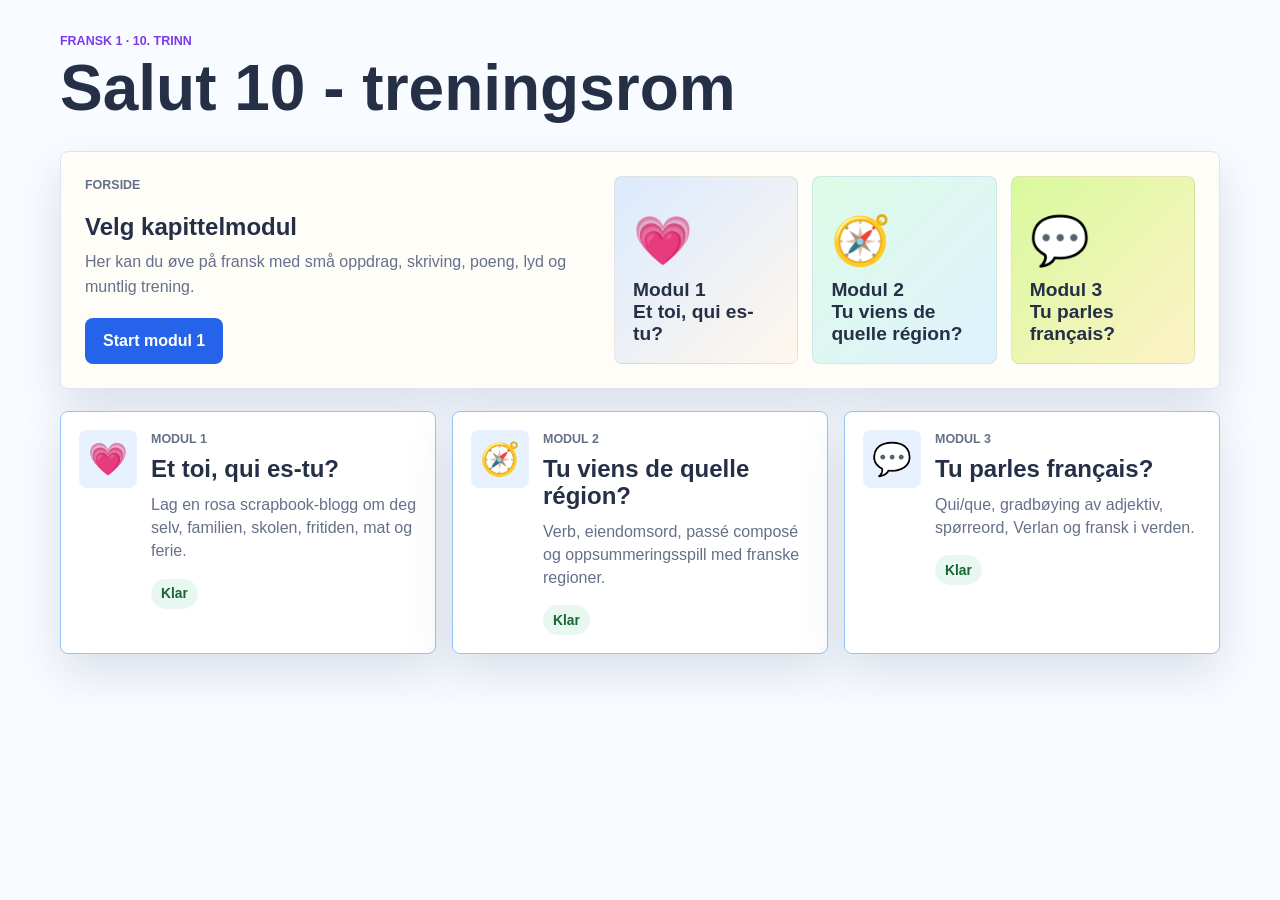
<file: index.html>
<!DOCTYPE html>
<html lang="no">
<head>
  <meta charset="UTF-8" />
  <meta name="viewport" content="width=device-width, initial-scale=1.0" />
  <title>Salut 10 - treningsrom</title>
  <link rel="stylesheet" href="style.css" />
</head>
<body>
  <header class="topbar home-topbar">
    <div>
      <p class="eyebrow">Fransk 1 · 10. trinn</p>
      <h1>Salut 10 - treningsrom</h1>
    </div>
  </header>

  <main>
    <section class="home-hero" aria-labelledby="homeTitle">
      <div class="home-copy">
        <p class="eyebrow">Forside</p>
        <h2 id="homeTitle">Velg kapittelmodul</h2>
        <p>Her kan du øve på fransk med små oppdrag, skriving, poeng, lyd og muntlig trening.</p>
        <a class="primary-link" href="module1.html">Start modul 1</a>
      </div>
      <div class="travel-board" aria-hidden="true">
        <div class="travel-card paris"><span>💗</span><strong>Modul 1<br>Et toi, qui es-tu?</strong></div>
        <div class="travel-card corse"><span>🧭</span><strong>Modul 2<br>Tu viens de quelle région?</strong></div>
        <div class="travel-card guyane"><span>💬</span><strong>Modul 3<br>Tu parles français?</strong></div>
      </div>
    </section>

    <section class="module-grid" aria-label="Moduler">
      <a class="module-card module-link active" href="module1.html">
        <div class="module-visual">💗</div>
        <div>
          <p class="tag">Modul 1</p>
          <h2>Et toi, qui es-tu?</h2>
          <p>Lag en rosa scrapbook-blogg om deg selv, familien, skolen, fritiden, mat og ferie.</p>
          <span class="module-status ready">Klar</span>
        </div>
      </a>

      <a class="module-card module-link active" href="module2.html">
        <div class="module-visual">🧭</div>
        <div>
          <p class="tag">Modul 2</p>
          <h2>Tu viens de quelle région?</h2>
          <p>Verb, eiendomsord, passé composé og oppsummeringsspill med franske regioner.</p>
          <span class="module-status ready">Klar</span>
        </div>
      </a>

      <a class="module-card module-link active" href="module3.html">
        <div class="module-visual">💬</div>
        <div>
          <p class="tag">Modul 3</p>
          <h2>Tu parles français?</h2>
          <p>Qui/que, gradbøying av adjektiv, spørreord, Verlan og fransk i verden.</p>
          <span class="module-status ready">Klar</span>
        </div>
      </a>
    </section>
  </main>
</body>
</html>
</file>
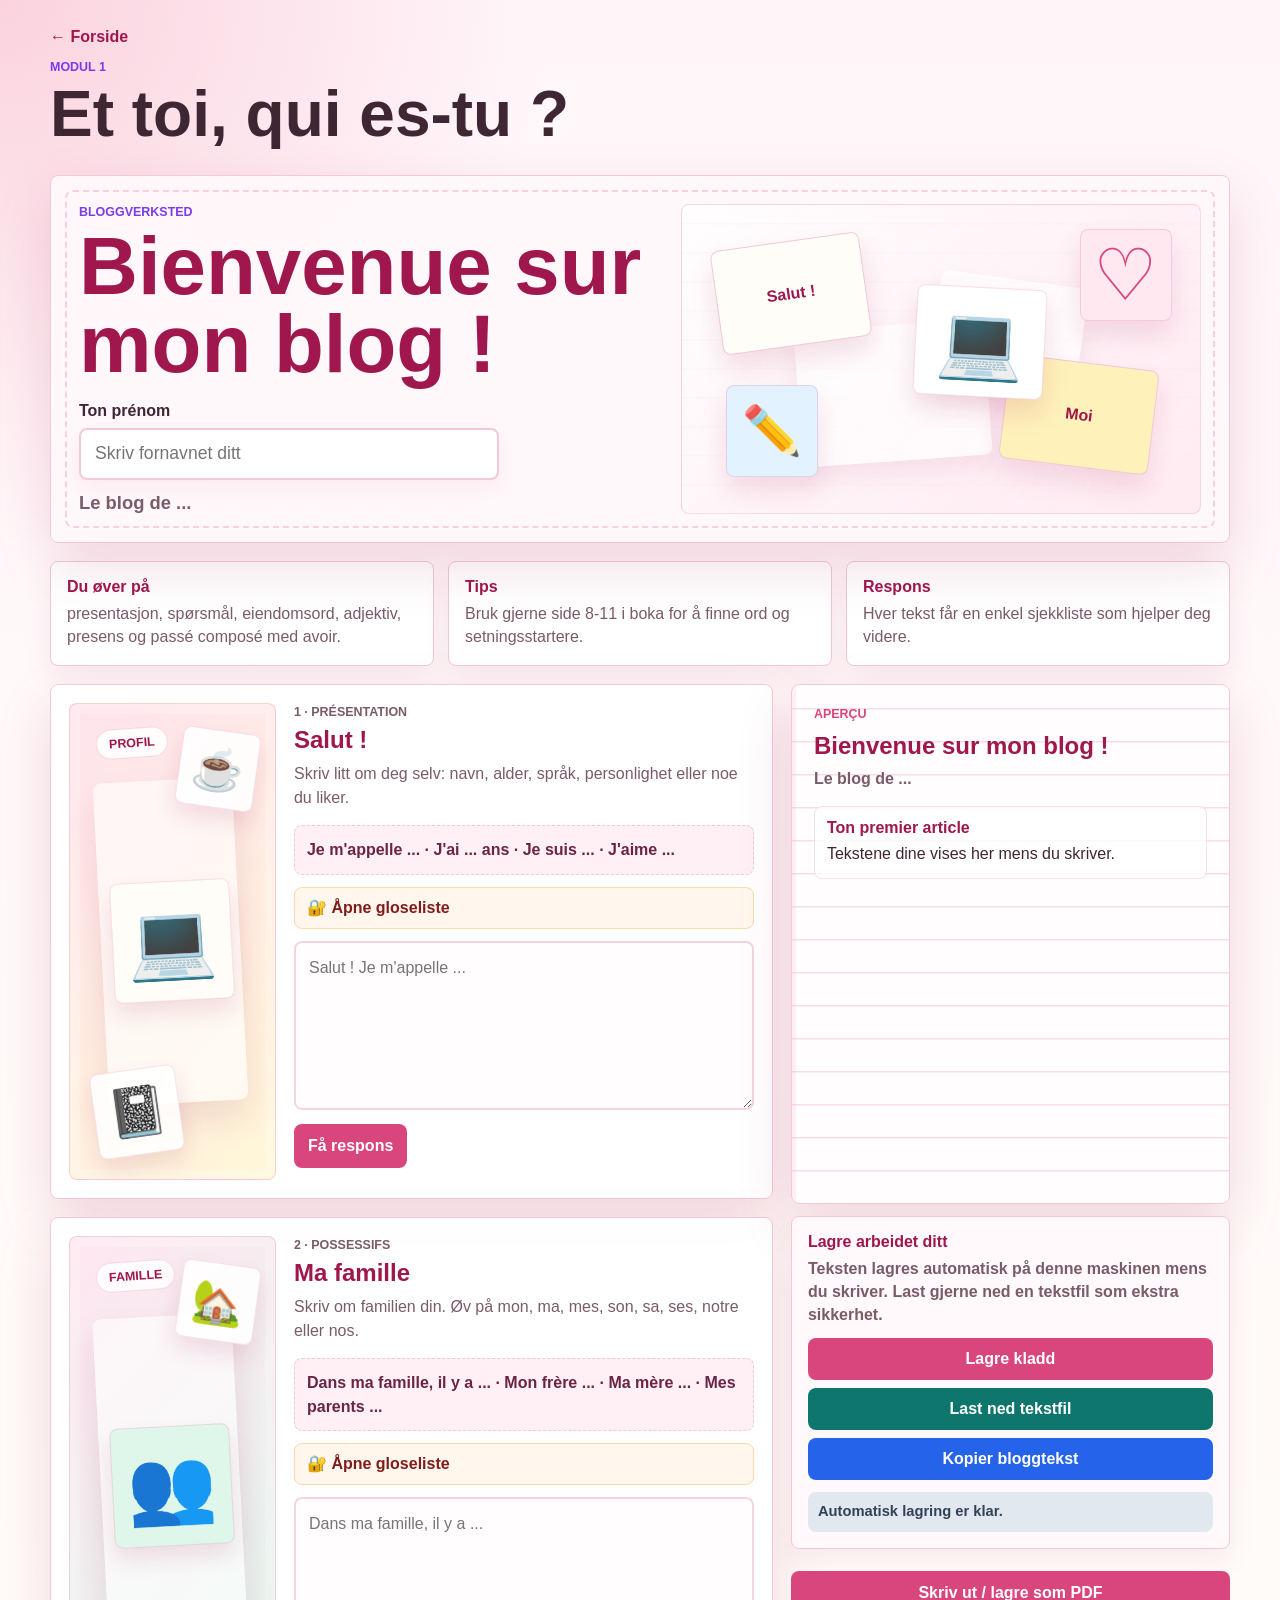
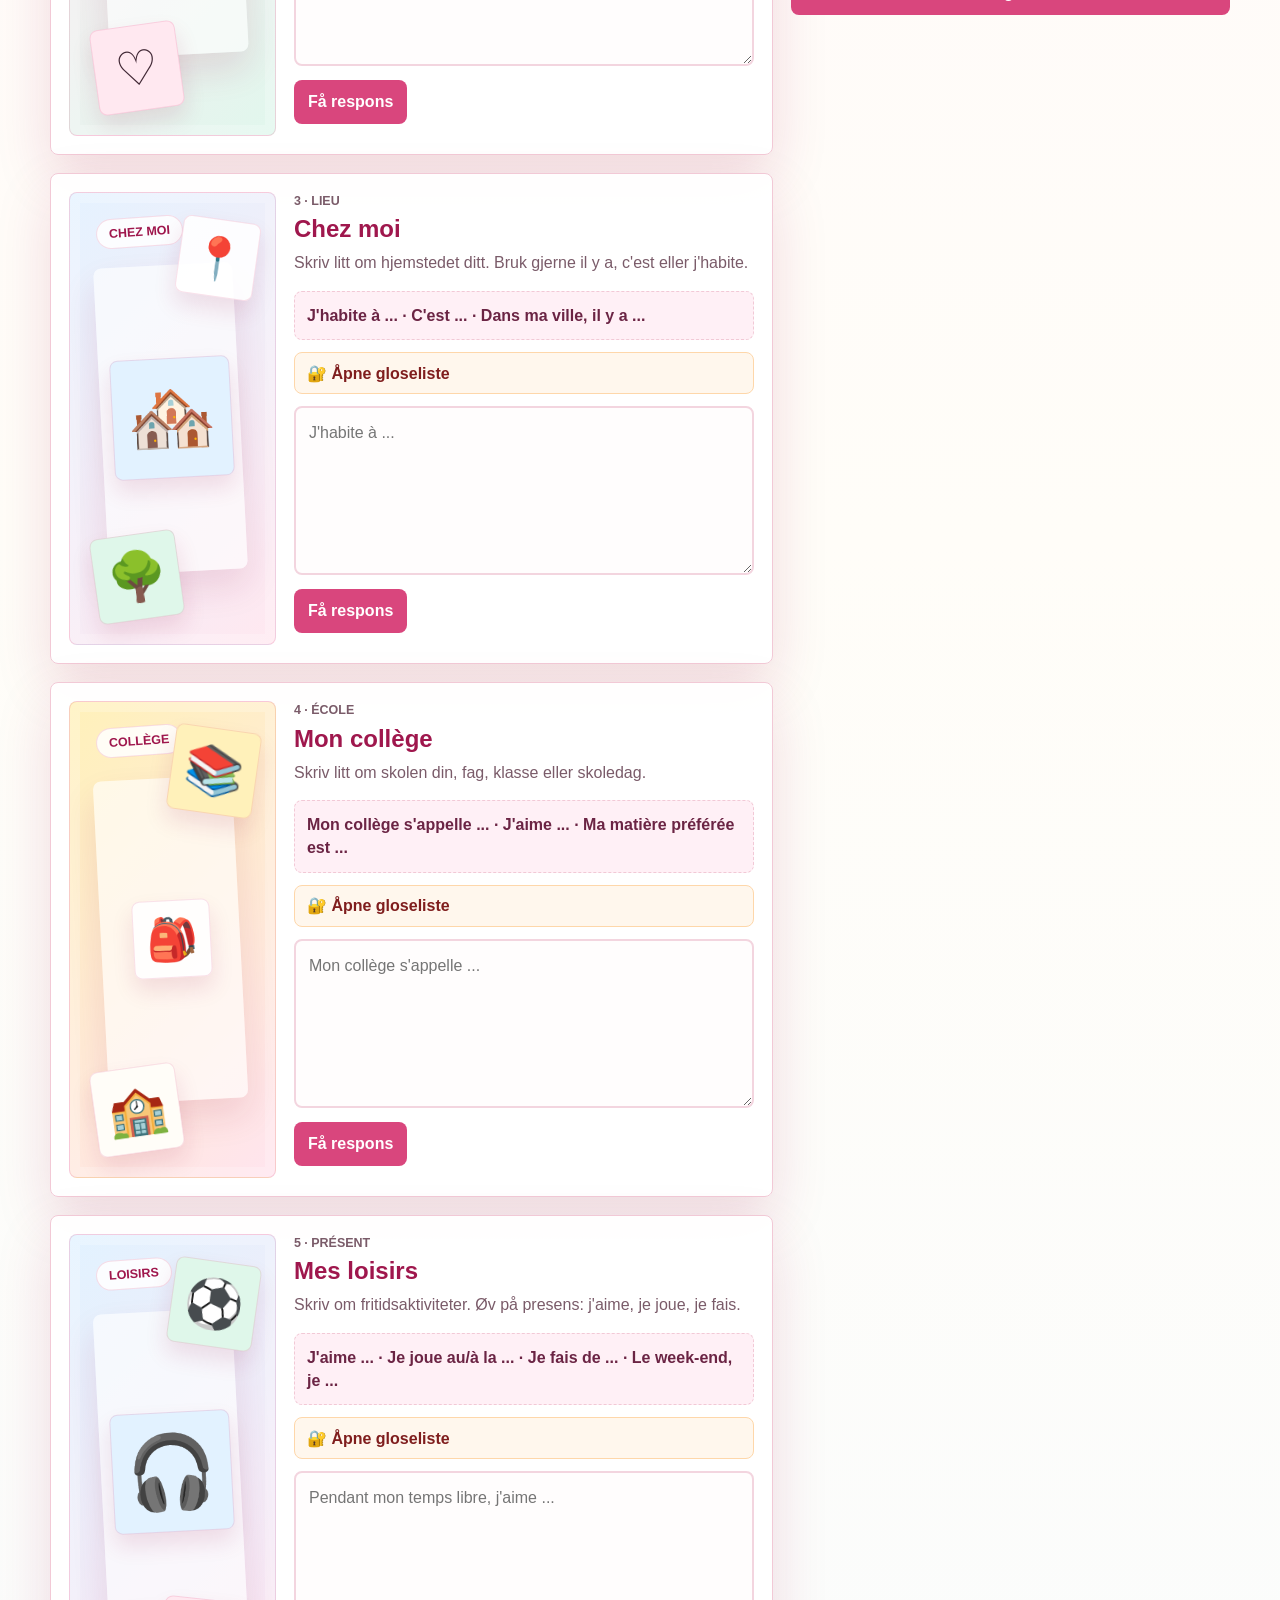
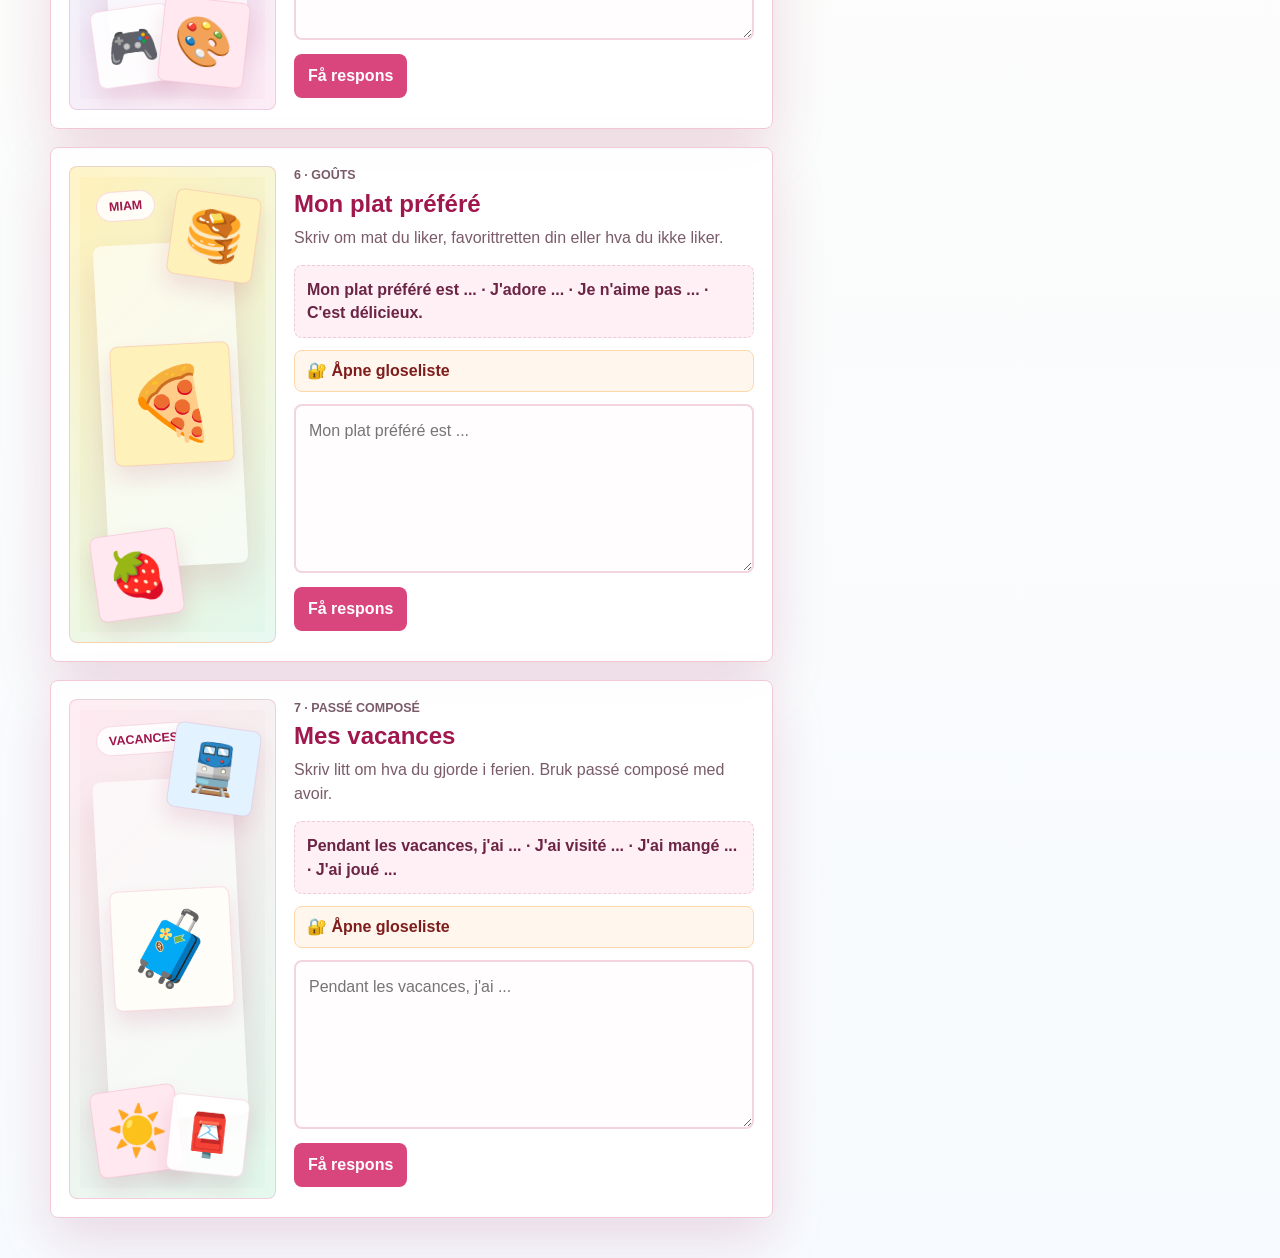
<file: module1.html>
<!DOCTYPE html>
<html lang="no">
<head>
  <meta charset="UTF-8" />
  <meta name="viewport" content="width=device-width, initial-scale=1.0" />
  <title>Modul 1 - Et toi, qui es-tu?</title>
  <link rel="stylesheet" href="style.css" />
  <link rel="stylesheet" href="blog.css" />
</head>
<body class="blog-page">
  <header class="blog-topbar">
    <a class="back-link" href="index.html">← Forside</a>
    <p class="eyebrow">Modul 1</p>
    <h1>Et toi, qui es-tu ?</h1>
  </header>

  <main class="blog-shell">
    <section class="blog-hero" aria-labelledby="blogTitle">
      <div class="hero-copy">
        <p class="eyebrow">Bloggverksted</p>
        <h2 id="blogTitle">Bienvenue sur mon blog !</h2>
        <label class="name-label" for="studentName">Ton prénom</label>
        <input id="studentName" class="name-input" type="text" maxlength="24" placeholder="Skriv fornavnet ditt" autocomplete="given-name" />
        <p class="blog-byline" id="blogByline">Le blog de ...</p>
      </div>
      <div class="scrap-hero-art" aria-hidden="true">
        <div class="paper-note note-a">Salut !</div>
        <div class="paper-note note-b">Moi</div>
        <div class="sticker laptop">💻</div>
        <div class="sticker heart">♡</div>
        <div class="sticker pen">✏️</div>
      </div>
    </section>

    <section class="blog-guide" aria-label="Ord og grammatikk i modulen">
      <article>
        <strong>Du øver på</strong>
        <span>presentasjon, spørsmål, eiendomsord, adjektiv, presens og passé composé med avoir.</span>
      </article>
      <article>
        <strong>Tips</strong>
        <span>Bruk gjerne side 8-11 i boka for å finne ord og setningsstartere.</span>
      </article>
      <article>
        <strong>Respons</strong>
        <span>Hver tekst får en enkel sjekkliste som hjelper deg videre.</span>
      </article>
    </section>

    <section class="blog-layout">
      <div class="blog-editor" aria-label="Skriv blogginnlegg">
        <article class="blog-card" data-section="salut">
          <div class="blog-illustration desk"><span>💻</span><span>☕</span><span>📓</span></div>
          <div class="blog-card-copy">
            <p class="step-label">1 · Présentation</p>
            <h2>Salut !</h2>
            <p>Skriv litt om deg selv: navn, alder, språk, personlighet eller noe du liker.</p>
            <div class="starter-box">Je m'appelle ... · J'ai ... ans · Je suis ... · J'aime ...</div>
            <textarea data-text="salut" rows="6" placeholder="Salut ! Je m'appelle ..."></textarea>
            <button class="feedback-button" type="button" data-feedback="salut">Få respons</button>
            <div class="blog-feedback" data-output="salut"></div>
          </div>
        </article>

        <article class="blog-card" data-section="famille">
          <div class="blog-illustration family"><span>👥</span><span>🏡</span><span>♡</span></div>
          <div class="blog-card-copy">
            <p class="step-label">2 · Possessifs</p>
            <h2>Ma famille</h2>
            <p>Skriv om familien din. Øv på mon, ma, mes, son, sa, ses, notre eller nos.</p>
            <div class="starter-box">Dans ma famille, il y a ... · Mon frère ... · Ma mère ... · Mes parents ...</div>
            <textarea data-text="famille" rows="6" placeholder="Dans ma famille, il y a ..."></textarea>
            <button class="feedback-button" type="button" data-feedback="famille">Få respons</button>
            <div class="blog-feedback" data-output="famille"></div>
          </div>
        </article>

        <article class="blog-card" data-section="chezmoi">
          <div class="blog-illustration town"><span>🏘️</span><span>📍</span><span>🌳</span></div>
          <div class="blog-card-copy">
            <p class="step-label">3 · Lieu</p>
            <h2>Chez moi</h2>
            <p>Skriv litt om hjemstedet ditt. Bruk gjerne il y a, c'est eller j'habite.</p>
            <div class="starter-box">J'habite à ... · C'est ... · Dans ma ville, il y a ...</div>
            <textarea data-text="chezmoi" rows="6" placeholder="J'habite à ..."></textarea>
            <button class="feedback-button" type="button" data-feedback="chezmoi">Få respons</button>
            <div class="blog-feedback" data-output="chezmoi"></div>
          </div>
        </article>

        <article class="blog-card" data-section="college">
          <div class="blog-illustration school"><span>🎒</span><span>📚</span><span>🏫</span></div>
          <div class="blog-card-copy">
            <p class="step-label">4 · École</p>
            <h2>Mon collège</h2>
            <p>Skriv litt om skolen din, fag, klasse eller skoledag.</p>
            <div class="starter-box">Mon collège s'appelle ... · J'aime ... · Ma matière préférée est ...</div>
            <textarea data-text="college" rows="6" placeholder="Mon collège s'appelle ..."></textarea>
            <button class="feedback-button" type="button" data-feedback="college">Få respons</button>
            <div class="blog-feedback" data-output="college"></div>
          </div>
        </article>

        <article class="blog-card" data-section="loisirs">
          <div class="blog-illustration hobbies"><span>🎧</span><span>⚽</span><span>🎮</span><span>🎨</span></div>
          <div class="blog-card-copy">
            <p class="step-label">5 · Présent</p>
            <h2>Mes loisirs</h2>
            <p>Skriv om fritidsaktiviteter. Øv på presens: j'aime, je joue, je fais.</p>
            <div class="starter-box">J'aime ... · Je joue au/à la ... · Je fais de ... · Le week-end, je ...</div>
            <textarea data-text="loisirs" rows="6" placeholder="Pendant mon temps libre, j'aime ..."></textarea>
            <button class="feedback-button" type="button" data-feedback="loisirs">Få respons</button>
            <div class="blog-feedback" data-output="loisirs"></div>
          </div>
        </article>

        <article class="blog-card" data-section="plat">
          <div class="blog-illustration food"><span>🍕</span><span>🥞</span><span>🍓</span></div>
          <div class="blog-card-copy">
            <p class="step-label">6 · Goûts</p>
            <h2>Mon plat préféré</h2>
            <p>Skriv om mat du liker, favorittretten din eller hva du ikke liker.</p>
            <div class="starter-box">Mon plat préféré est ... · J'adore ... · Je n'aime pas ... · C'est délicieux.</div>
            <textarea data-text="plat" rows="6" placeholder="Mon plat préféré est ..."></textarea>
            <button class="feedback-button" type="button" data-feedback="plat">Få respons</button>
            <div class="blog-feedback" data-output="plat"></div>
          </div>
        </article>

        <article class="blog-card" data-section="vacances">
          <div class="blog-illustration holiday"><span>🧳</span><span>🚆</span><span>☀️</span><span>📮</span></div>
          <div class="blog-card-copy">
            <p class="step-label">7 · Passé composé</p>
            <h2>Mes vacances</h2>
            <p>Skriv litt om hva du gjorde i ferien. Bruk passé composé med avoir.</p>
            <div class="starter-box">Pendant les vacances, j'ai ... · J'ai visité ... · J'ai mangé ... · J'ai joué ...</div>
            <textarea data-text="vacances" rows="6" placeholder="Pendant les vacances, j'ai ..."></textarea>
            <button class="feedback-button" type="button" data-feedback="vacances">Få respons</button>
            <div class="blog-feedback" data-output="vacances"></div>
          </div>
        </article>
      </div>

      <aside class="blog-preview-panel" aria-label="Forhåndsvisning av bloggen">
        <div class="preview-paper">
          <p class="preview-kicker">Aperçu</p>
          <h2>Bienvenue sur mon blog !</h2>
          <p id="previewName" class="preview-name">Le blog de ...</p>
          <div id="previewPosts" class="preview-posts"></div>
        </div>
        <button id="printBlog" class="print-button" type="button">Skriv ut / lagre som PDF</button>
      </aside>
    </section>
  </main>

  <script src="blog.js"></script>
  <script src="blog-support.js"></script>
  <script src="blog-glossary-toggle.js?v=20260824-close-glossary"></script>
  <script src="blog-save-tools.js?v=20260902-save-work"></script>
</body>
</html>
</file>
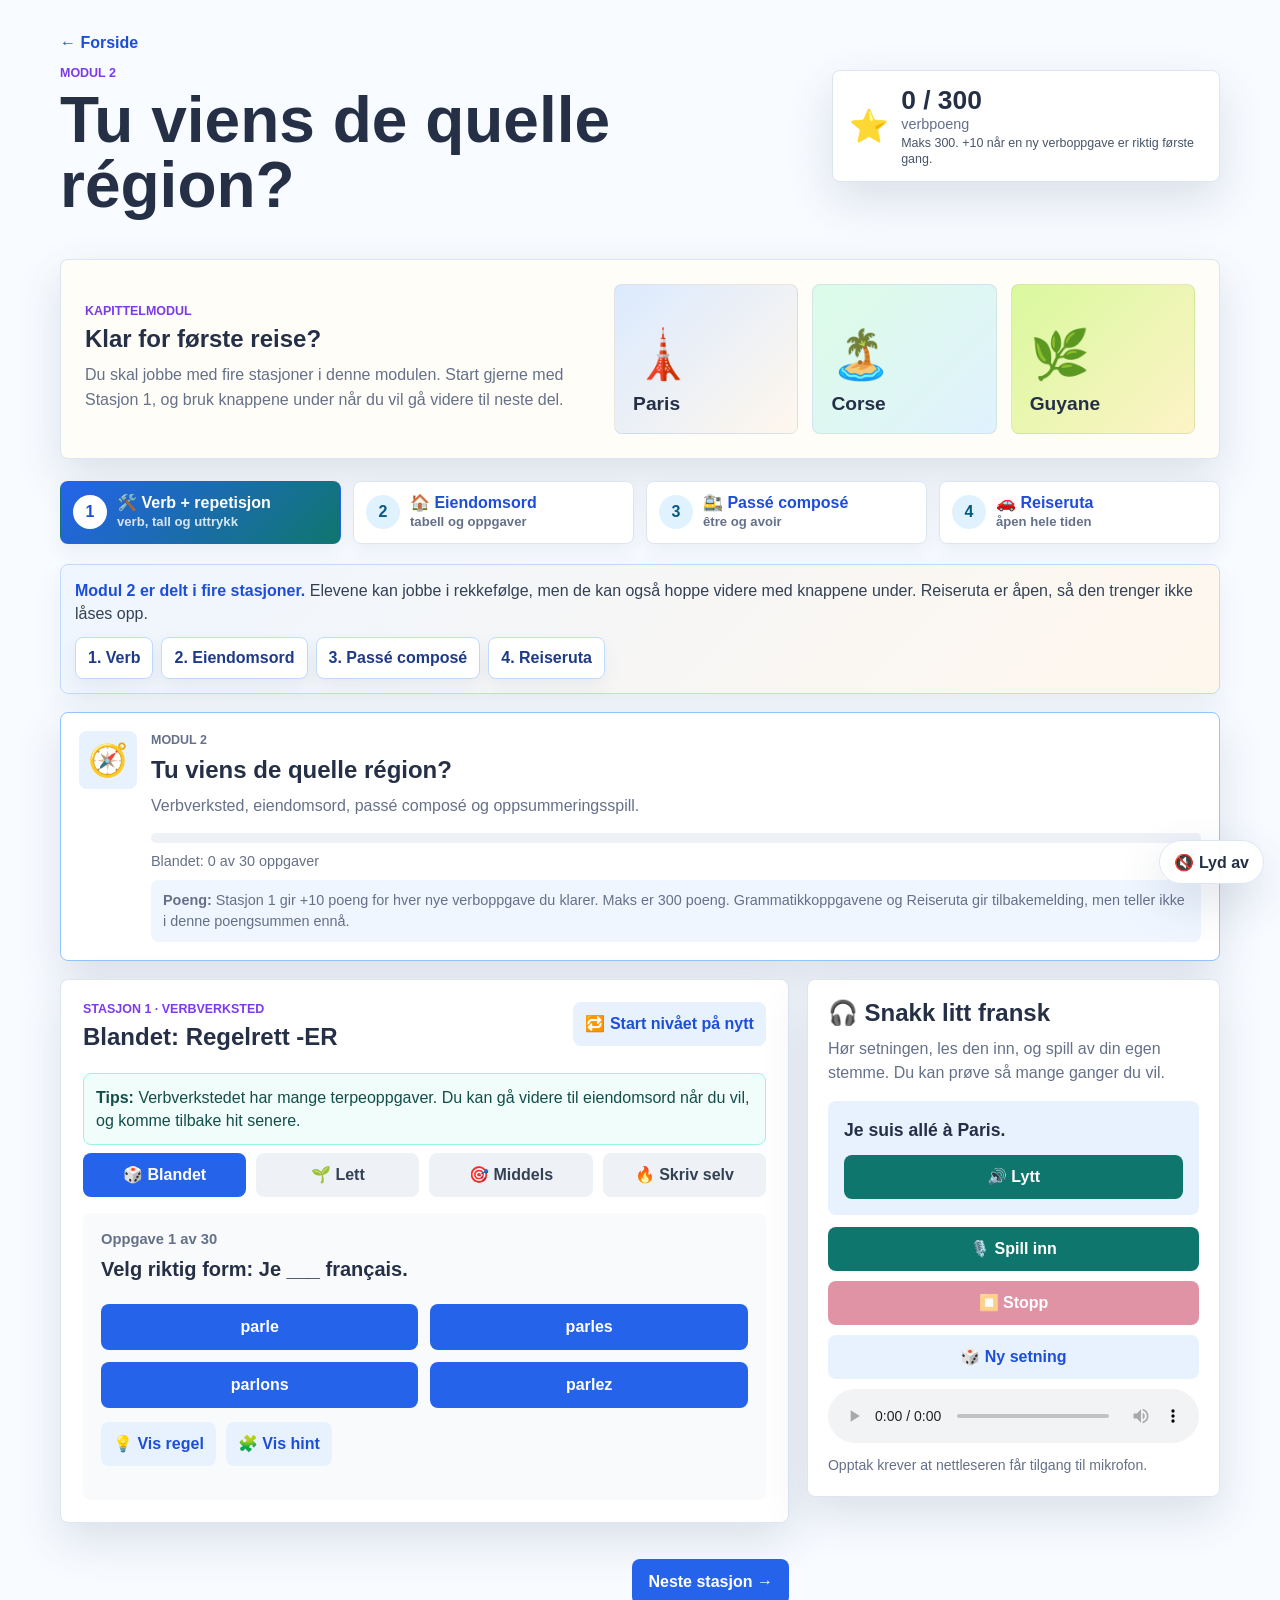
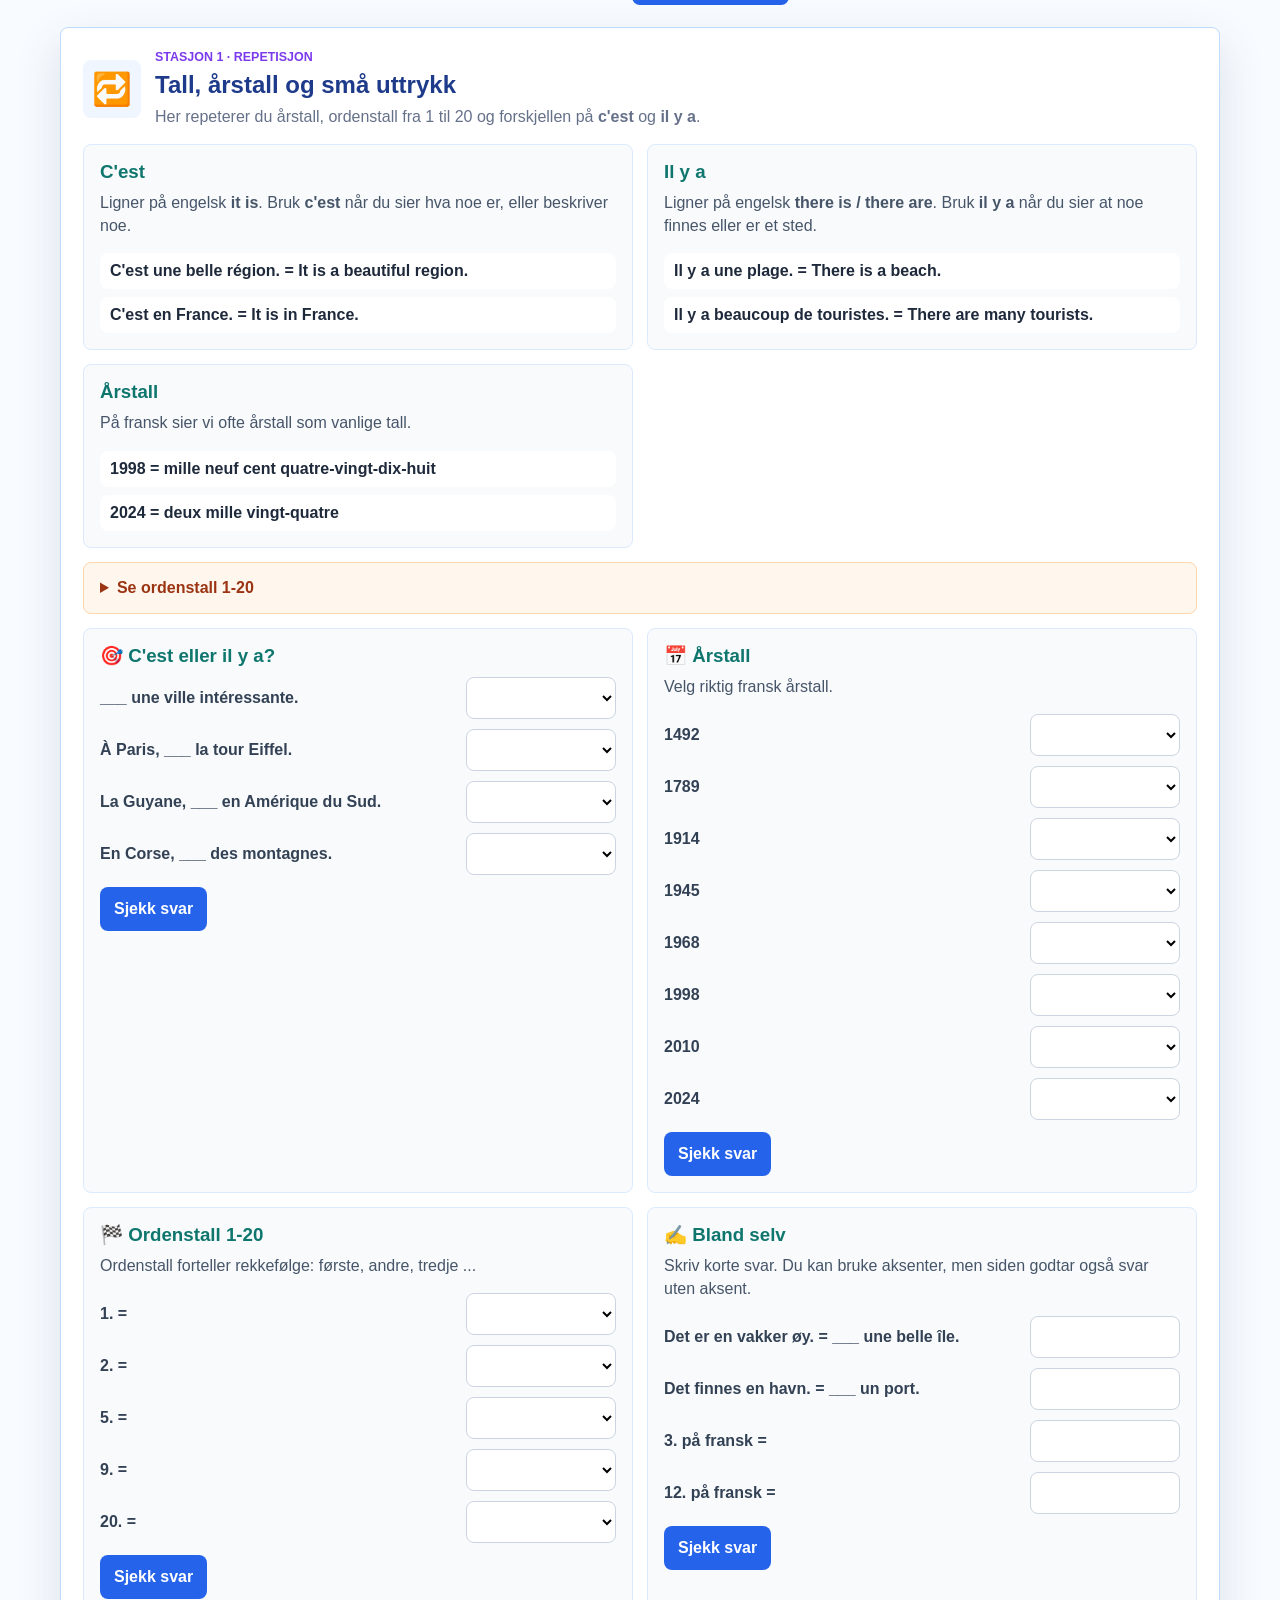
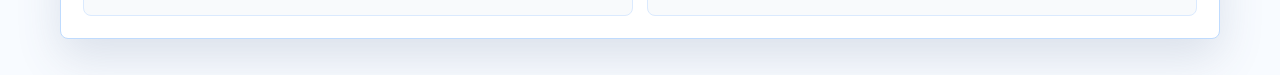
<file: module2.html>
<!DOCTYPE html>
<html lang="no">
<head>
  <meta charset="UTF-8" />
  <meta name="viewport" content="width=device-width, initial-scale=1.0" />
  <title>Modul 2 - Tu viens de quelle région?</title>
  <link rel="stylesheet" href="style.css" />
  <link rel="stylesheet" href="grammar.css" />
  <link rel="stylesheet" href="summary.css" />
  <link rel="stylesheet" href="sound.css" />
</head>
<body>
  <header class="topbar">
    <div>
      <a class="back-link" href="index.html">← Forside</a>
      <p class="eyebrow">Modul 2</p>
      <h1>Tu viens de quelle région?</h1>
    </div>
    <div class="score-card" aria-live="polite">
      <span class="score-icon">⭐</span>
      <div>
        <strong id="totalScore">0</strong>
        <span>poeng samlet</span>
      </div>
    </div>
  </header>

  <main>
    <section class="map-panel" aria-labelledby="mapTitle">
      <div class="map-copy">
        <p class="eyebrow">Kapittelmodul</p>
        <h2 id="mapTitle">Klar for første reise?</h2>
        <p>Du skal jobbe med fire stasjoner i denne modulen. Start gjerne med Stasjon 1, og bruk knappene under når du vil gå videre til neste del.</p>
      </div>
      <div class="postcard-row" aria-hidden="true">
        <div class="postcard paris"><span>🗼</span><strong>Paris</strong></div>
        <div class="postcard corse"><span>🏝️</span><strong>Corse</strong></div>
        <div class="postcard guyane"><span>🌿</span><strong>Guyane</strong></div>
      </div>
    </section>

    <nav class="station-nav" aria-label="Stasjoner i modul 2">
      <a href="#verbverksted">🛠️ Verb</a>
      <a href="#eiendomsord">🏠 Eiendomsord</a>
      <a href="#passe-compose">🚉 Passé composé</a>
      <a href="#oppsummering">🚗 Oppsummering</a>
    </nav>

    <section class="module-grid single-module" aria-label="Modulstatus">
      <article class="module-card active" data-module="verb">
        <div class="module-visual">🧭</div>
        <div>
          <p class="tag">Modul 2</p>
          <h2>Tu viens de quelle région?</h2>
          <p>Verbverksted, eiendomsord, passé composé og oppsummeringsspill.</p>
          <div class="progress"><span id="verbProgress"></span></div>
          <p class="progress-text" id="verbProgressText">Verb: 0 av 30 oppgaver</p>
        </div>
      </article>
    </section>

    <section class="workspace" id="verbverksted" aria-live="polite">
      <div class="lesson-card">
        <div class="lesson-header">
          <div>
            <p class="eyebrow">Stasjon 1 · Verbverksted</p>
            <h2 id="questionTitle">Oppgave</h2>
          </div>
          <button class="ghost-button" id="resetButton" type="button">🔁 Start nivået på nytt</button>
        </div>

        <div class="level-panel" aria-label="Velg vanskelighetsgrad">
          <button class="level-button active" type="button" data-level="blandet">🎲 Blandet</button>
          <button class="level-button" type="button" data-level="lett">🌱 Lett</button>
          <button class="level-button" type="button" data-level="middels">🎯 Middels</button>
          <button class="level-button" type="button" data-level="utfordring">🔥 Utfordring</button>
        </div>

        <div class="question-box">
          <p class="question-count" id="questionCount">Oppgave 1 av 30</p>
          <p id="questionText"></p>
          <div class="answer-grid" id="answerGrid"></div>
          <div class="help-row">
            <button class="help-button" id="ruleButton" type="button">💡 Vis regel</button>
            <button class="help-button" id="hintButton" type="button">🧩 Vis hint</button>
          </div>
          <p class="support-text" id="supportText"></p>
          <p class="feedback" id="feedback"></p>
        </div>
      </div>

      <aside class="side-panel">
        <h2>🎧 Snakk litt fransk</h2>
        <p>Hør setningen, les den inn, og spill av din egen stemme. Du kan prøve så mange ganger du vil.</p>
        <div class="speech-card">
          <p id="speechText">Je suis allé à Paris.</p>
          <button id="listenButton" type="button">🔊 Lytt</button>
        </div>
        <div class="record-controls">
          <button id="recordButton" type="button">🎙️ Spill inn</button>
          <button id="stopButton" type="button" disabled>⏹️ Stopp</button>
          <button id="newSentenceButton" type="button">🎲 Ny setning</button>
          <audio id="playback" controls></audio>
        </div>
        <p class="small-note" id="recordStatus">Opptak krever at nettleseren får tilgang til mikrofon.</p>
      </aside>
    </section>

    <section class="grammar-station" id="eiendomsord">
      <div class="station-header">
        <div class="station-icon">🏠</div>
        <div>
          <p class="eyebrow">Stasjon 2</p>
          <h2>Eiendomsord</h2>
          <p>Eiendomsordet følger ordet som kommer etter: hankjønn, hunkjønn eller flertall.</p>
        </div>
      </div>

      <div class="rule-card">
        <strong>Husk:</strong> På fransk ser vi på tingen eller personen som eies. Det heter <strong>mon frère</strong>, <strong>ma soeur</strong> og <strong>mes amis</strong>.
      </div>

      <div class="table-wrap">
        <table class="grammar-table">
          <thead>
            <tr><th>Eier</th><th>Entall hankjønn</th><th>Entall hunkjønn</th><th>Flertall</th></tr>
          </thead>
          <tbody>
            <tr><td>jeg</td><td>mon</td><td>ma</td><td>mes</td></tr>
            <tr><td>du</td><td>ton</td><td>ta</td><td>tes</td></tr>
            <tr><td>han/hun</td><td>son</td><td>sa</td><td>ses</td></tr>
            <tr><td>vi</td><td>notre</td><td>notre</td><td>nos</td></tr>
            <tr><td>dere</td><td>votre</td><td>votre</td><td>vos</td></tr>
            <tr><td>de</td><td>leur</td><td>leur</td><td>leurs</td></tr>
          </tbody>
        </table>
      </div>

      <div class="activity-grid">
        <article class="activity-card">
          <h3>🎯 Velg riktig eiendomsord</h3>
          <div class="activity-row"><label>___ frère est à Paris.</label><select data-answer="mon"><option></option><option>mon</option><option>ma</option><option>mes</option></select></div>
          <div class="activity-row"><label>___ soeur habite en Corse.</label><select data-answer="ma"><option></option><option>mon</option><option>ma</option><option>mes</option></select></div>
          <div class="activity-row"><label>___ amis visitent Meaux.</label><select data-answer="mes"><option></option><option>mon</option><option>ma</option><option>mes</option></select></div>
          <div class="activity-row"><label>___ région est belle.</label><select data-answer="notre"><option></option><option>notre</option><option>nos</option><option>votre</option></select></div>
          <button class="check-button" data-check="possessifs-1" type="button">Sjekk svar</button>
          <p class="activity-feedback"></p>
        </article>

        <article class="activity-card">
          <h3>✍️ Skriv riktig ord</h3>
          <div class="activity-row"><label>mine venner = ___ amis</label><input data-answer="mes" autocomplete="off"></div>
          <div class="activity-row"><label>din mor = ___ mère</label><input data-answer="ta" autocomplete="off"></div>
          <div class="activity-row"><label>hans/hennes skole = ___ école</label><input data-answer="son" autocomplete="off"></div>
          <div class="activity-row"><label>deres bil = ___ voiture</label><input data-answer="leur" autocomplete="off"></div>
          <button class="check-button" data-check="possessifs-2" type="button">Sjekk svar</button>
          <p class="activity-feedback"></p>
        </article>

        <article class="activity-card">
          <h3>🔎 Finn eiendomsord</h3>
          <p>Les teksten og skriv tre eiendomsord du finner.</p>
          <div class="mini-text">Salut! Je suis à Paris avec <span class="word-chip">ma</span> classe. <span class="word-chip">Mon</span> hôtel est près de la gare. <span class="word-chip">Mes</span> amis aiment la ville.</div>
          <div class="activity-row"><label>Ord 1</label><input data-answer="ma|mon|mes" autocomplete="off"></div>
          <div class="activity-row"><label>Ord 2</label><input data-answer="ma|mon|mes" autocomplete="off"></div>
          <div class="activity-row"><label>Ord 3</label><input data-answer="ma|mon|mes" autocomplete="off"></div>
          <button class="check-button" data-check="possessifs-3" type="button">Sjekk svar</button>
          <p class="activity-feedback"></p>
        </article>

        <article class="activity-card">
          <h3>🧩 Forstå regelen</h3>
          <div class="activity-row"><label>Pourquoi: mon école?</label><select data-answer="école starter med vokal"><option></option><option>école starter med vokal</option><option>école er flertall</option><option>école er hankjønn</option></select></div>
          <div class="activity-row"><label>Hva bestemmer om vi bruker mon/ma/mes?</label><select data-answer="ordet etter"><option></option><option>ordet etter</option><option>personen som eier</option><option>verbet i setningen</option></select></div>
          <button class="check-button" data-check="possessifs-4" type="button">Sjekk svar</button>
          <p class="activity-feedback"></p>
        </article>
      </div>
    </section>

    <section class="grammar-station" id="passe-compose">
      <div class="station-header">
        <div class="station-icon">🚉</div>
        <div>
          <p class="eyebrow">Stasjon 3</p>
          <h2>Passé composé</h2>
          <p>Først repeterer vi passé composé med avoir. Så øver vi på être-verb som handler mye om reise, bevegelse eller endring.</p>
        </div>
      </div>

      <div class="rule-card">
        <strong>Avoir:</strong> j'ai visité, tu as fini, nous avons vendu. <br>
        <strong>Être:</strong> je suis allé, elle est partie, ils sont arrivés. Med être må partisippet ofte passe: allé, allée, allés, allées.
      </div>

      <div class="activity-grid">
        <article class="activity-card">
          <h3>🎯 Avoir eller être?</h3>
          <div class="activity-row"><label>Je ___ visité Paris.</label><select data-answer="ai"><option></option><option>ai</option><option>suis</option></select></div>
          <div class="activity-row"><label>Elle ___ partie en Corse.</label><select data-answer="est"><option></option><option>a</option><option>est</option></select></div>
          <div class="activity-row"><label>Nous ___ vendu la voiture.</label><select data-answer="avons"><option></option><option>avons</option><option>sommes</option></select></div>
          <div class="activity-row"><label>Ils ___ arrivés à Meaux.</label><select data-answer="sont"><option></option><option>ont</option><option>sont</option></select></div>
          <button class="check-button" data-check="passe-1" type="button">Sjekk svar</button>
          <p class="activity-feedback"></p>
        </article>

        <article class="activity-card">
          <h3>✍️ Velg riktig partisipp</h3>
          <div class="activity-row"><label>Il est ___ à Paris.</label><select data-answer="allé"><option></option><option>allé</option><option>allée</option><option>allés</option></select></div>
          <div class="activity-row"><label>Elle est ___ en Guyane.</label><select data-answer="allée"><option></option><option>allé</option><option>allée</option><option>allés</option></select></div>
          <div class="activity-row"><label>Ils sont ___ à la gare.</label><select data-answer="arrivés"><option></option><option>arrivé</option><option>arrivée</option><option>arrivés</option></select></div>
          <div class="activity-row"><label>Elles sont ___ de Corse.</label><select data-answer="parties"><option></option><option>parti</option><option>partie</option><option>parties</option></select></div>
          <button class="check-button" data-check="passe-2" type="button">Sjekk svar</button>
          <p class="activity-feedback"></p>
        </article>

        <article class="activity-card">
          <h3>🚗 Reiseverb med être</h3>
          <p>Skriv hjelpeverbet som mangler.</p>
          <div class="activity-row"><label>Je ___ né en France.</label><input data-answer="suis" autocomplete="off"></div>
          <div class="activity-row"><label>Tu ___ resté à l'hôtel.</label><input data-answer="es" autocomplete="off"></div>
          <div class="activity-row"><label>Nous ___ montés dans le train.</label><input data-answer="sommes" autocomplete="off"></div>
          <div class="activity-row"><label>Vous ___ sortis de la gare.</label><input data-answer="êtes" autocomplete="off"></div>
          <button class="check-button" data-check="passe-3" type="button">Sjekk svar</button>
          <p class="activity-feedback"></p>
        </article>

        <article class="activity-card">
          <h3>🌍 Oversett kort</h3>
          <div class="activity-row"><label>Jeg dro til Paris. = Je ___ allé à Paris.</label><input data-answer="suis" autocomplete="off"></div>
          <div class="activity-row"><label>Hun kom til Meaux. = Elle est ___ à Meaux.</label><input data-answer="arrivée" autocomplete="off"></div>
          <div class="activity-row"><label>Vi besøkte Korsika. = Nous avons ___ la Corse.</label><input data-answer="visité" autocomplete="off"></div>
          <button class="check-button" data-check="passe-4" type="button">Sjekk svar</button>
          <p class="activity-feedback"></p>
        </article>
      </div>
    </section>

    <section class="summary-game" id="oppsummering" aria-labelledby="summaryTitle">
      <div class="summary-intro">
        <div>
          <p class="eyebrow">Oppsummeringsspill</p>
          <h2 id="summaryTitle">Reiseruta: klarer du 20 stopp?</h2>
          <p>Bilen flytter seg fremover når du svarer riktig. Spillet blander verb, eiendomsord og passé composé.</p>
        </div>
        <button class="summary-reset" id="summaryReset" type="button">🔁 Start spillet på nytt</button>
      </div>

      <div class="road-wrap" aria-hidden="true">
        <div class="road-line"></div>
        <div class="road-car" id="roadCar">🚗</div>
        <div class="road-finish">🏁</div>
      </div>

      <div class="summary-status">
        <span id="summaryCounter">Stopp 1 av 20</span>
        <span id="summaryScore">0 riktige</span>
      </div>

      <div class="summary-question-card">
        <p id="summaryQuestion">Trykk på et svar for å starte reisen.</p>
        <div class="summary-answers" id="summaryAnswers"></div>
        <p class="summary-feedback" id="summaryFeedback"></p>
      </div>
    </section>
  </main>

  <script src="app.js"></script>
  <script src="grammar.js"></script>
  <script src="summary.js"></script>
  <script src="summary-car.js"></script>
  <script src="sound.js"></script>
  <script src="module2-fixes.js?v=20260819-etre-illustrations"></script>
  <script src="module2-aller-partir.js?v=20260819"></script>
  <script src="module2-repetition.js?v=20260820-flere-arstall"></script>
  <script src="module2-cleanup.js?v=20260820-gammeltekst"></script>
</body>
</html>
</file>
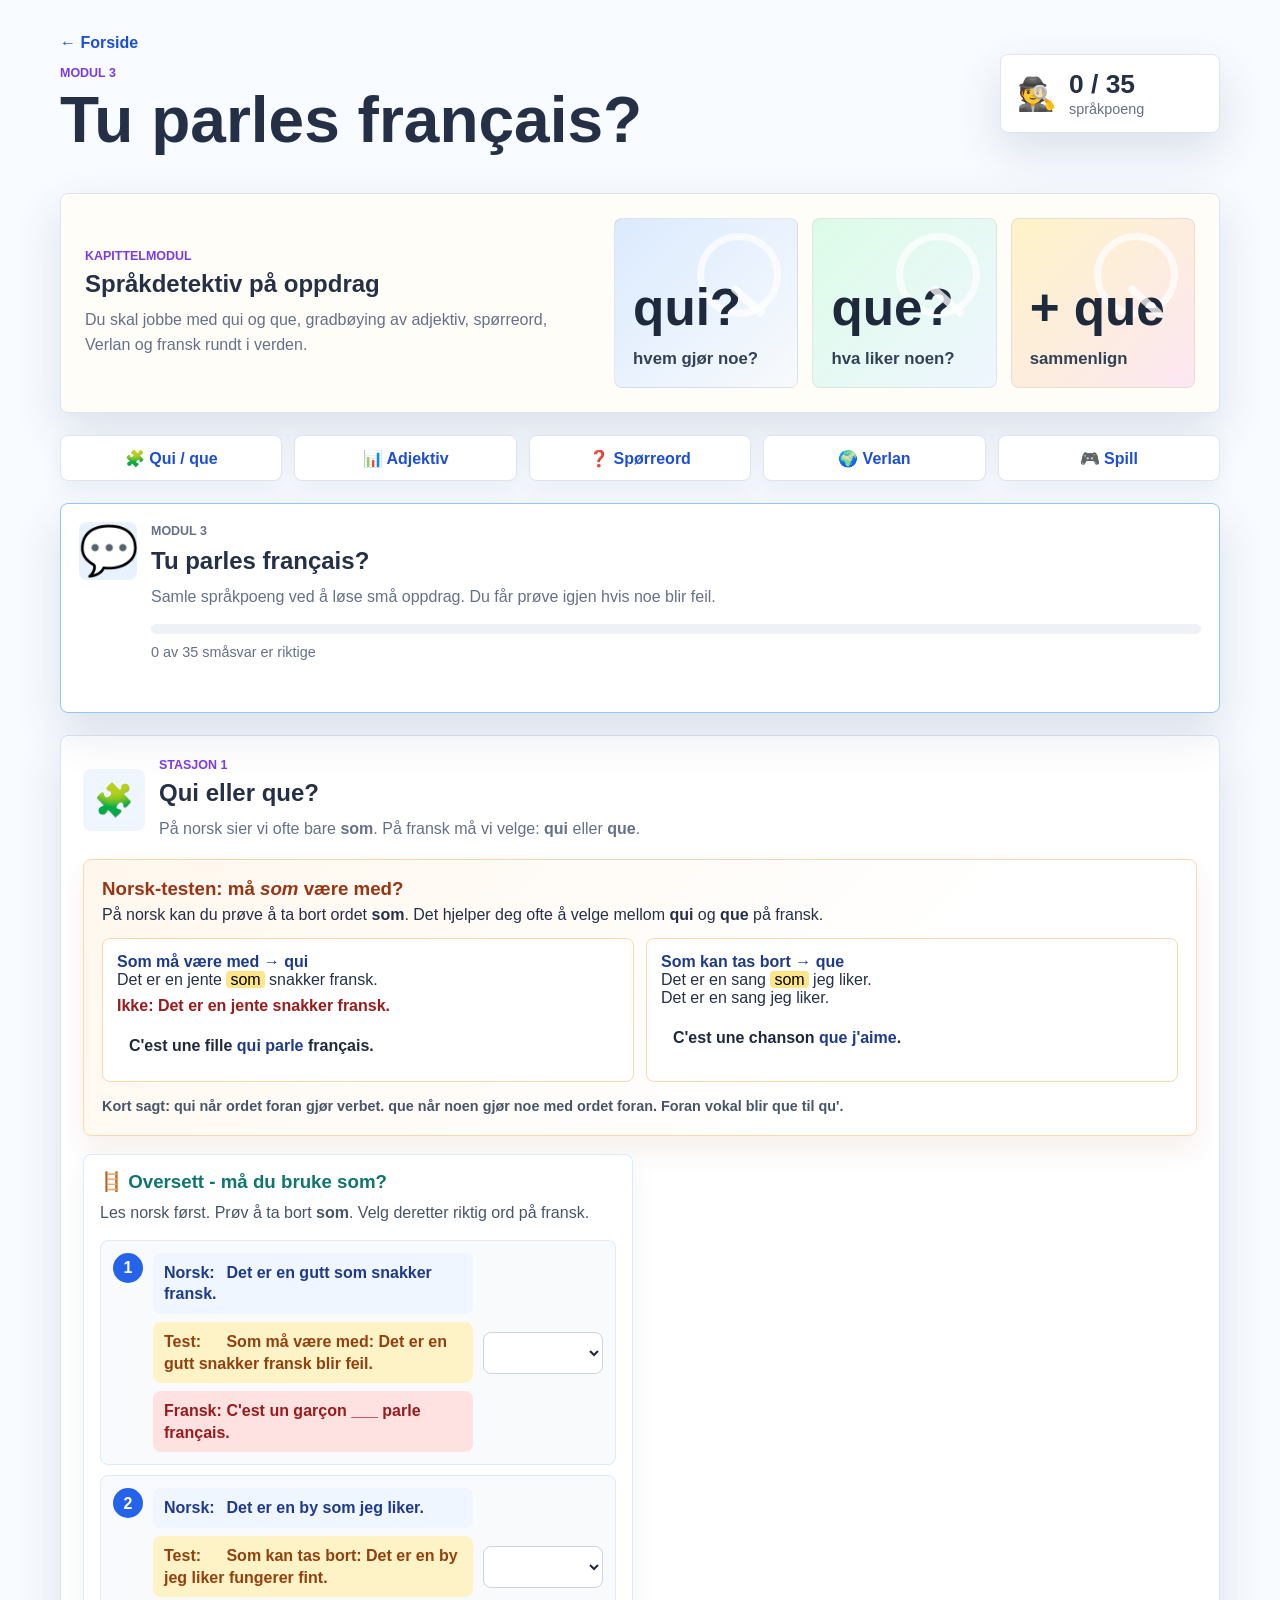
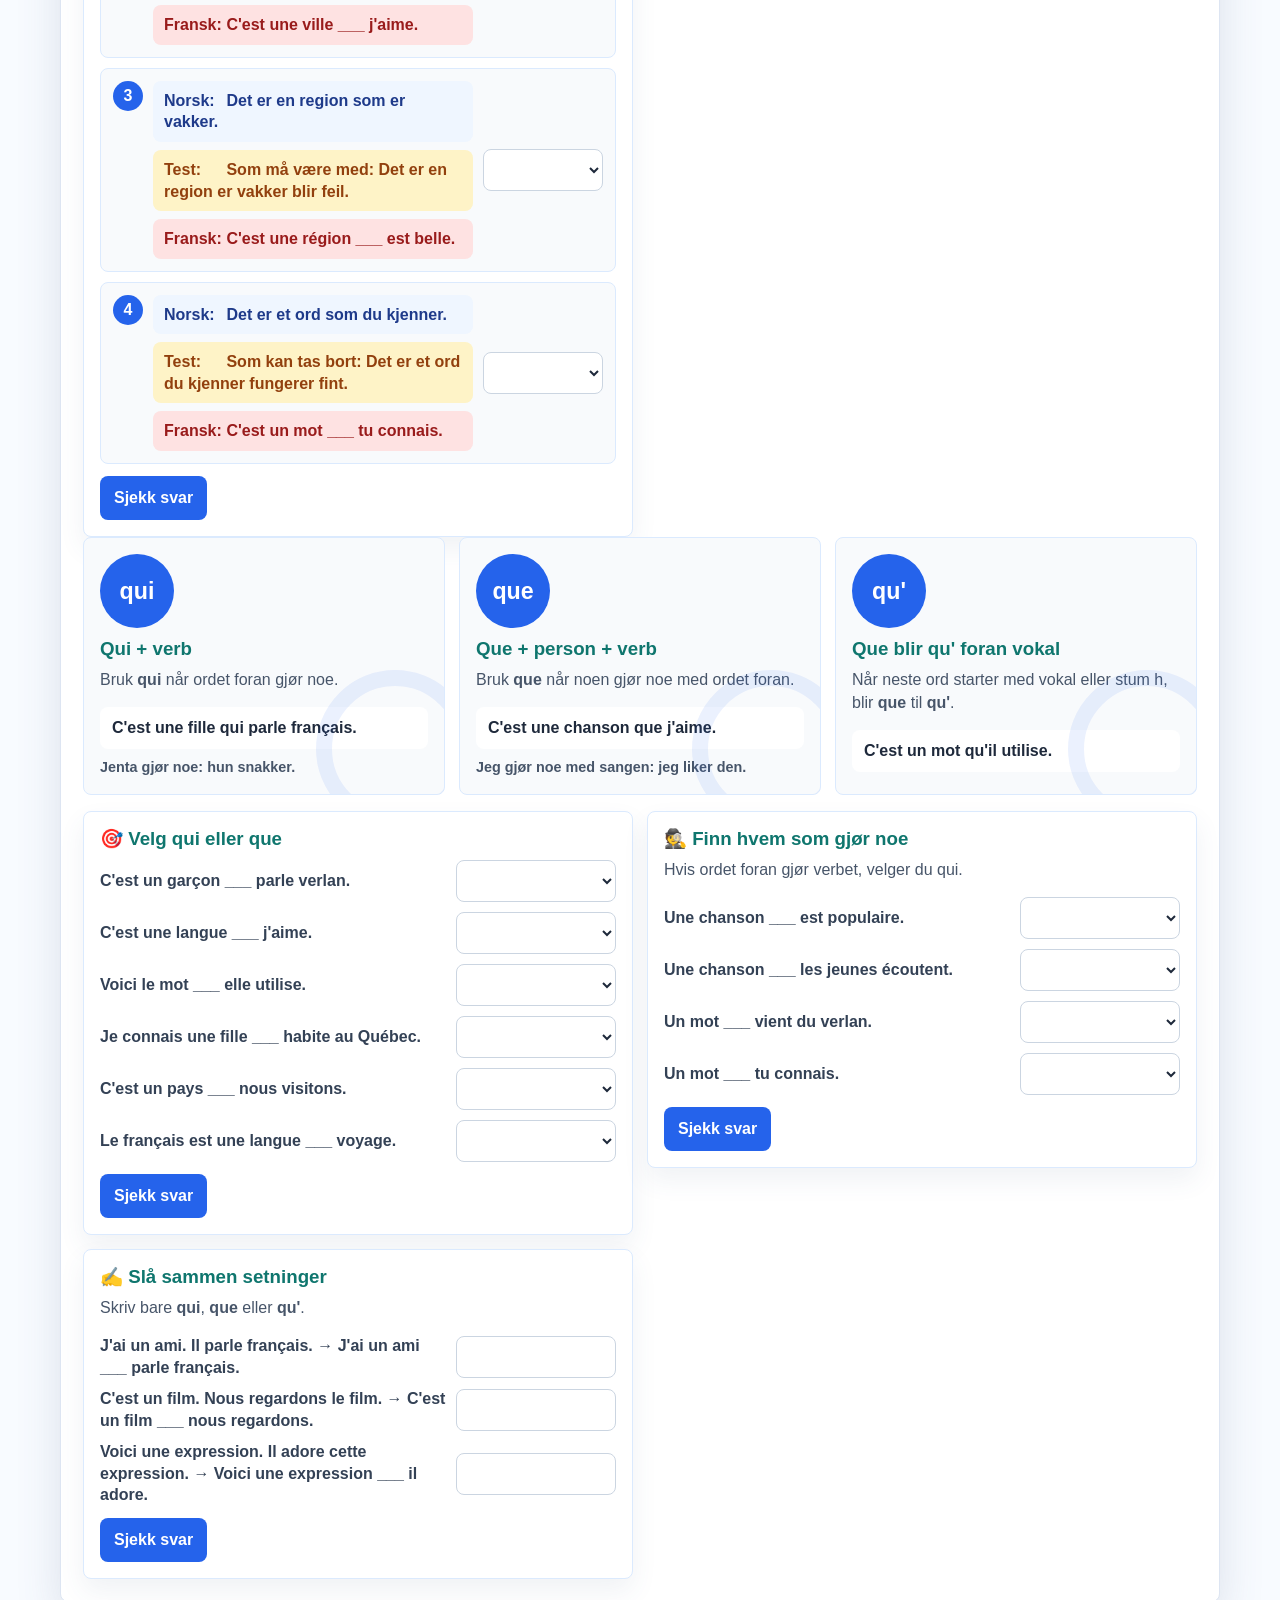
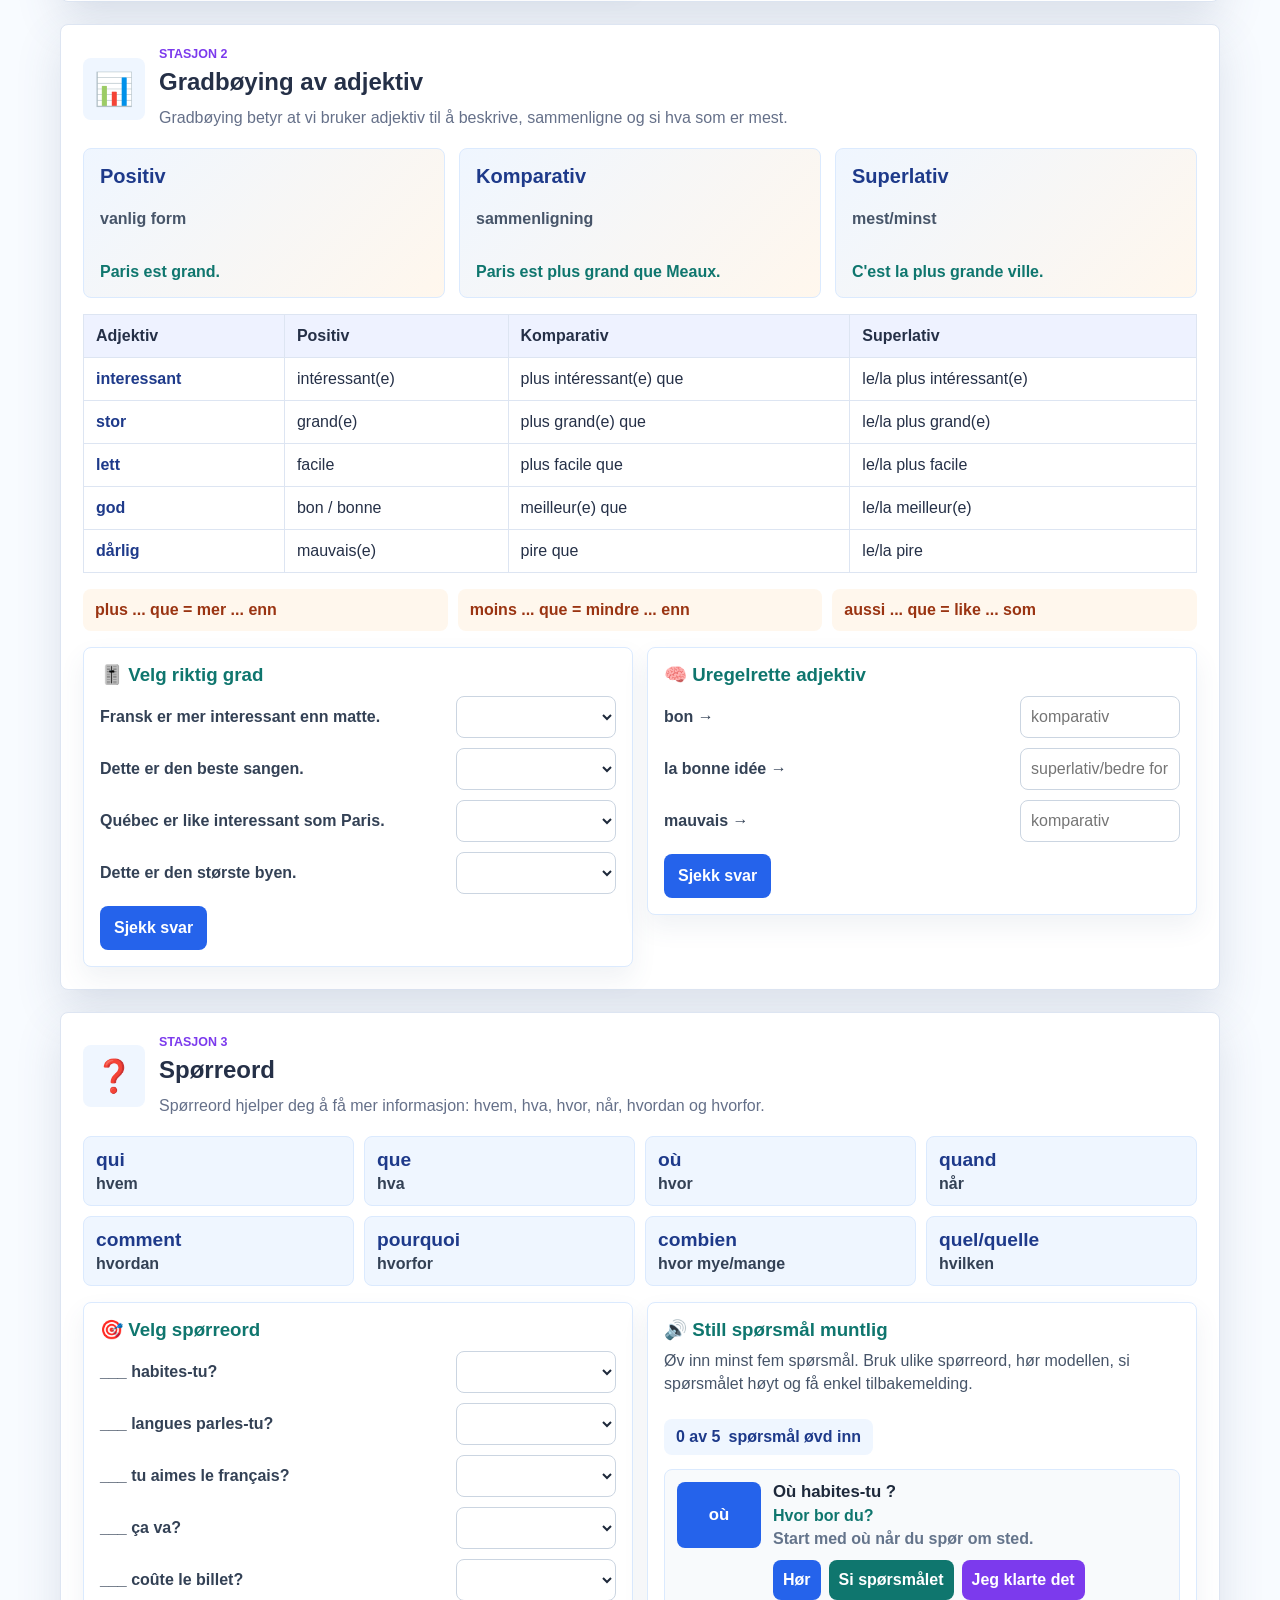
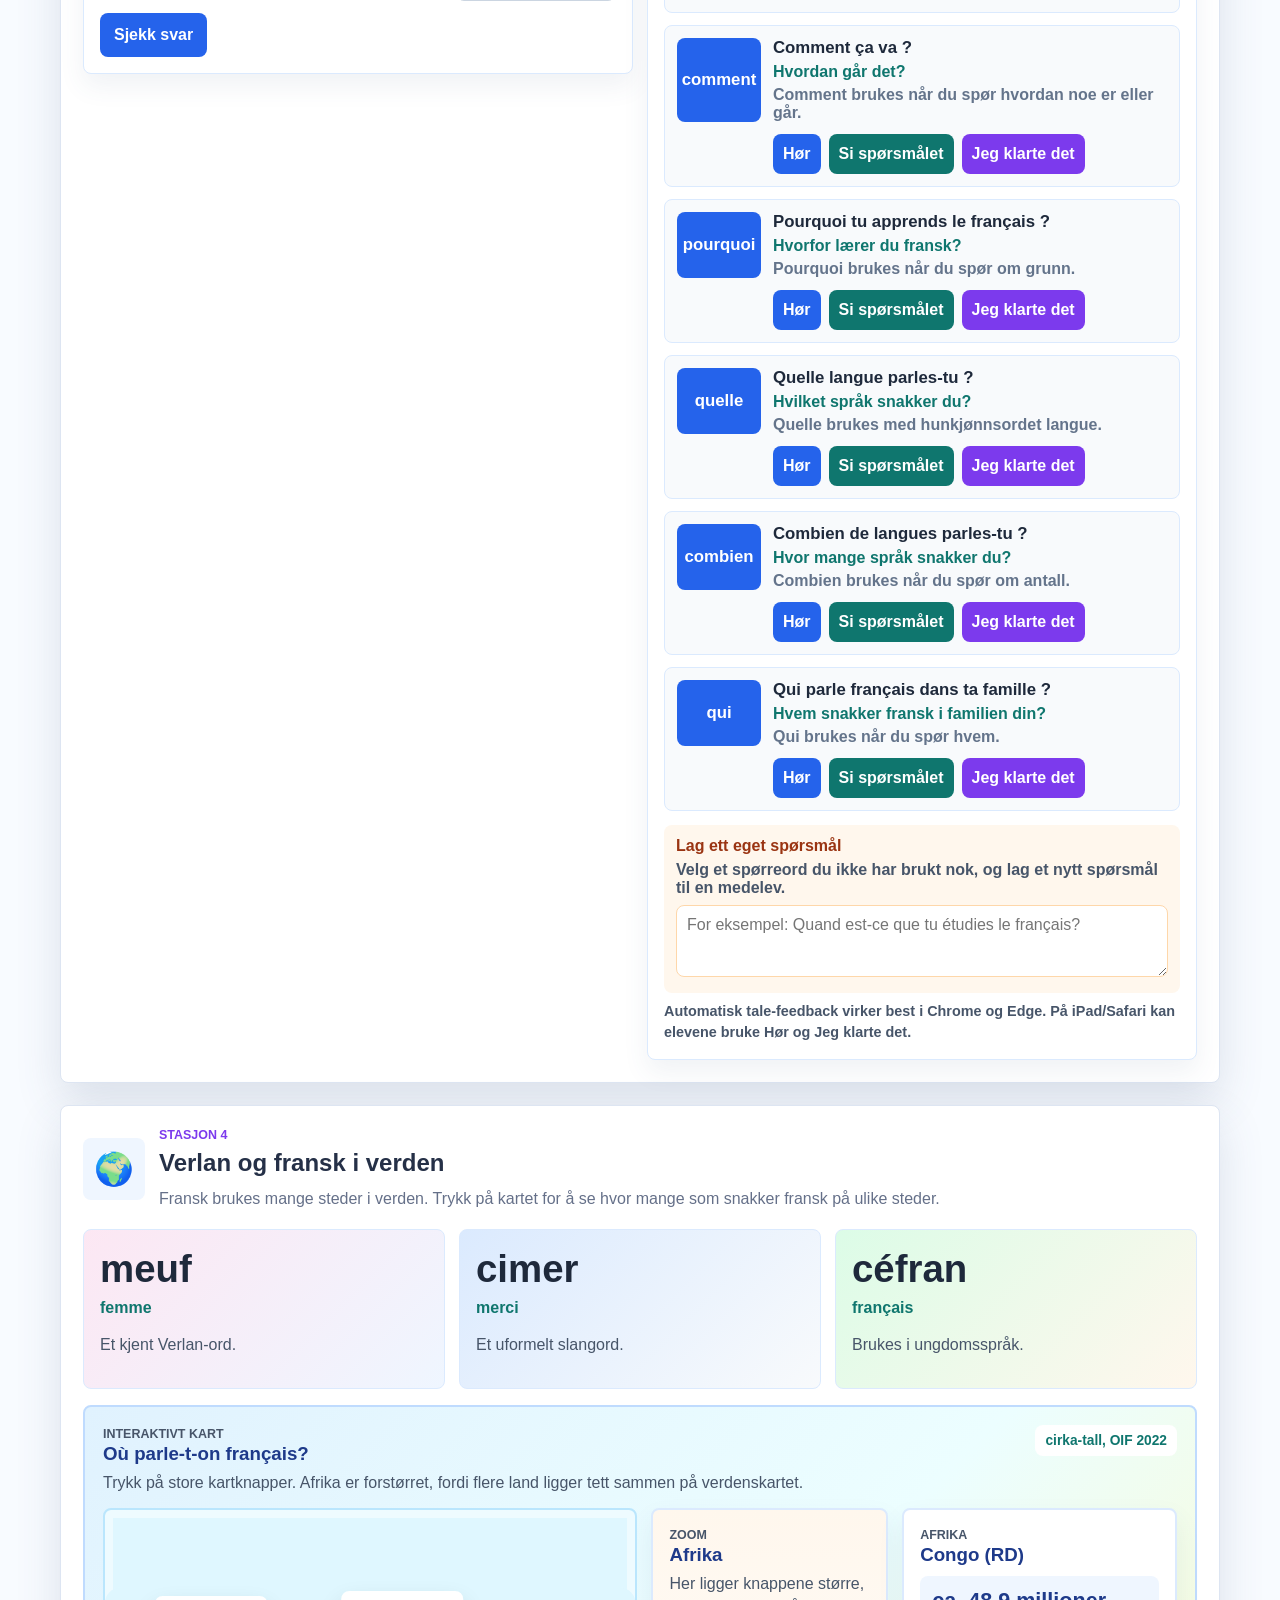
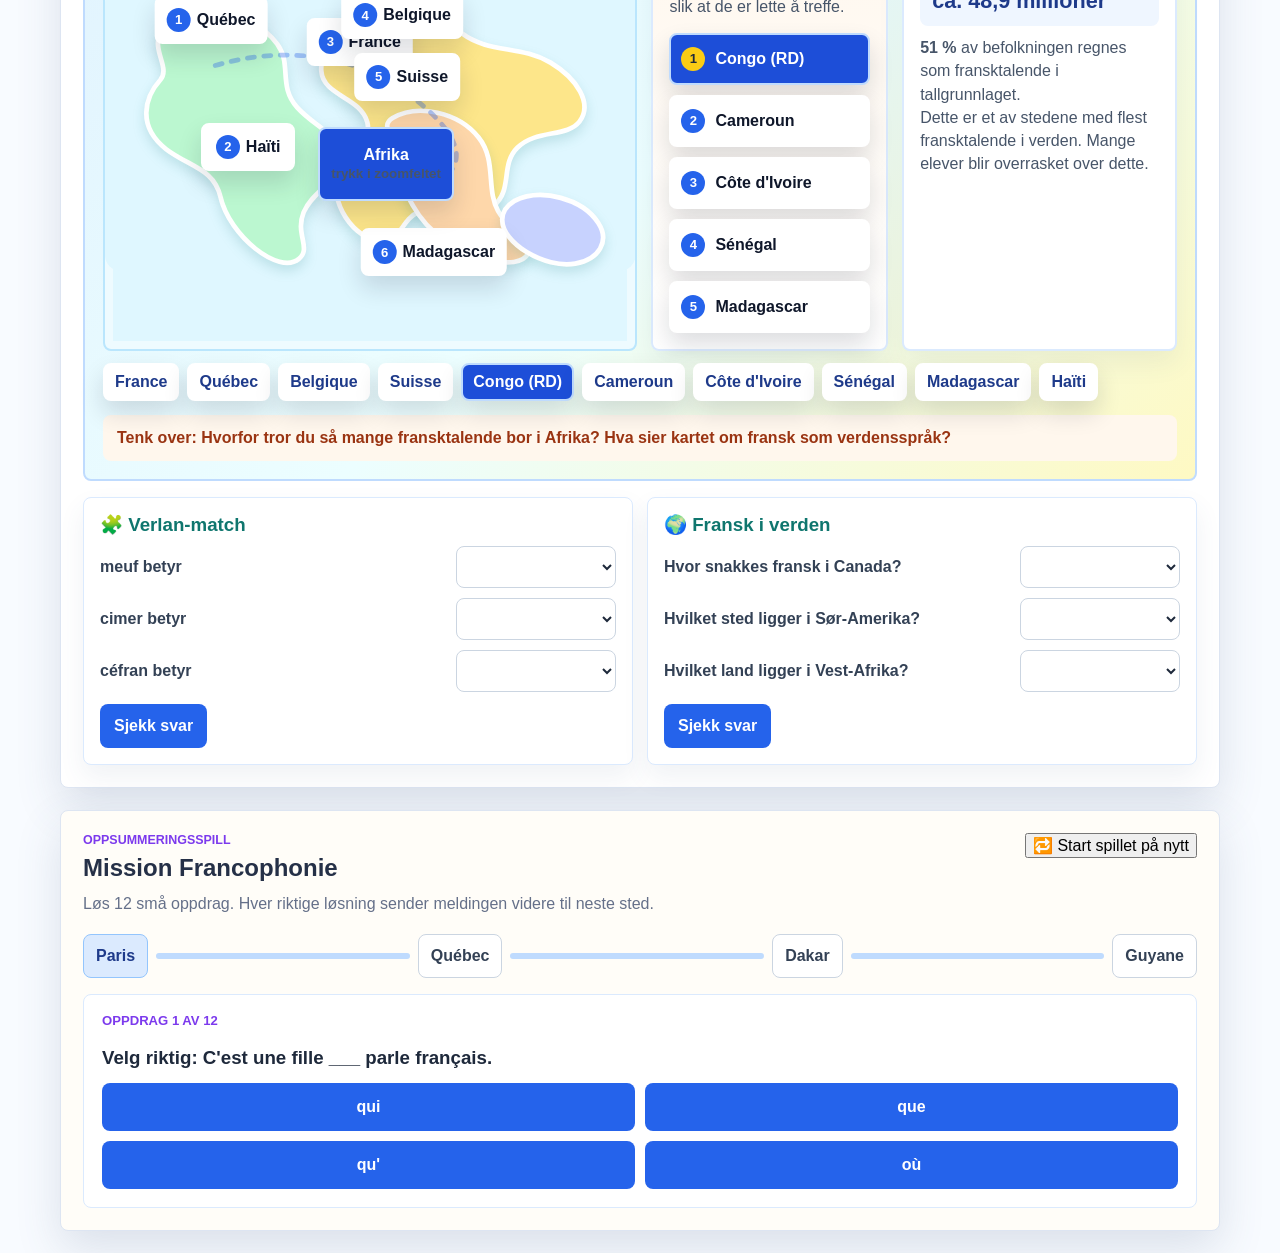
<file: module3.html>
<!DOCTYPE html>
<html lang="no">
<head>
  <meta charset="UTF-8" />
  <meta name="viewport" content="width=device-width, initial-scale=1.0" />
  <title>Modul 3 - Tu parles français?</title>
  <link rel="stylesheet" href="style.css" />
  <link rel="stylesheet" href="grammar.css" />
  <link rel="stylesheet" href="module3.css" />
</head>
<body>
  <header class="topbar">
    <div>
      <a class="back-link" href="index.html">← Forside</a>
      <p class="eyebrow">Modul 3</p>
      <h1>Tu parles français?</h1>
    </div>
    <div class="score-card module3-score" aria-live="polite">
      <span class="score-icon">🕵️</span>
      <div>
        <strong id="module3Score">0 / 35</strong>
        <span>språkpoeng</span>
      </div>
    </div>
  </header>

  <main>
    <section class="map-panel module3-hero" aria-labelledby="module3Title">
      <div class="map-copy">
        <p class="eyebrow">Kapittelmodul</p>
        <h2 id="module3Title">Språkdetektiv på oppdrag</h2>
        <p>Du skal jobbe med qui og que, gradbøying av adjektiv, spørreord, Verlan og fransk rundt i verden.</p>
      </div>
      <div class="language-board" aria-hidden="true">
        <div class="language-card blue"><span>qui?</span><strong>hvem gjør noe?</strong></div>
        <div class="language-card green"><span>que?</span><strong>hva liker noen?</strong></div>
        <div class="language-card yellow"><span>+ que</span><strong>sammenlign</strong></div>
      </div>
    </section>

    <nav class="station-nav module3-nav" aria-label="Stasjoner i modul 3">
      <a href="#qui-que">🧩 Qui / que</a>
      <a href="#adjectifs">📊 Adjektiv</a>
      <a href="#questions">❓ Spørreord</a>
      <a href="#francophonie">🌍 Verlan</a>
      <a href="#mission">🎮 Spill</a>
    </nav>

    <section class="module-grid single-module" aria-label="Modulstatus">
      <article class="module-card active module3-overview">
        <div class="module-visual">💬</div>
        <div>
          <p class="tag">Modul 3</p>
          <h2>Tu parles français?</h2>
          <p>Samle språkpoeng ved å løse små oppdrag. Du får prøve igjen hvis noe blir feil.</p>
          <div class="progress"><span id="module3Progress"></span></div>
          <p class="progress-text" id="module3ProgressText">0 av 35 småsvar er riktige</p>
        </div>
      </article>
    </section>

    <section class="module3-station" id="qui-que">
      <div class="station-header module3-station-header">
        <div class="station-icon">🧩</div>
        <div>
          <p class="eyebrow">Stasjon 1</p>
          <h2>Qui eller que?</h2>
          <p>På norsk sier vi ofte bare <strong>som</strong>. På fransk må vi velge: <strong>qui</strong> eller <strong>que</strong>.</p>
        </div>
      </div>

      <div class="activity-grid module3-activities">
        <article class="m3-card" data-card>
          <h3>🪜 Oversett - må du bruke som?</h3>
          <p class="card-help">Les norsk først. Prøv å ta bort <strong>som</strong>. Velg deretter riktig ord på fransk.</p>
          <div class="m3-row"><label>Norsk: Det er en gutt som snakker fransk. Test: <strong>som må være med</strong>. Fransk: C'est un garçon ___ parle français.</label><select data-answer="qui"><option></option><option>qui</option><option>que</option></select></div>
          <div class="m3-row"><label>Norsk: Det er en by som jeg liker. Test: <strong>som kan tas bort</strong>. Fransk: C'est une ville ___ j'aime.</label><select data-answer="que"><option></option><option>qui</option><option>que</option></select></div>
          <div class="m3-row"><label>Norsk: Det er en region som er vakker. Test: <strong>som må være med</strong>. Fransk: C'est une région ___ est belle.</label><select data-answer="qui"><option></option><option>qui</option><option>que</option></select></div>
          <div class="m3-row"><label>Norsk: Det er et ord som du kjenner. Test: <strong>som kan tas bort</strong>. Fransk: C'est un mot ___ tu connais.</label><select data-answer="que"><option></option><option>qui</option><option>que</option></select></div>
          <button class="check-button m3-check" type="button">Sjekk svar</button>
          <p class="m3-feedback" aria-live="polite"></p>
        </article>
      </div>

      <div class="detective-grid">
        <article class="rule-tile">
          <div class="rule-symbol">qui</div>
          <h3>Qui + verb</h3>
          <p>Bruk <strong>qui</strong> når ordet foran gjør noe.</p>
          <div class="mini-example">C'est une fille <strong>qui parle</strong> français.</div>
          <p class="tiny-note">Jenta gjør noe: hun snakker.</p>
        </article>
        <article class="rule-tile">
          <div class="rule-symbol">que</div>
          <h3>Que + person + verb</h3>
          <p>Bruk <strong>que</strong> når noen gjør noe med ordet foran.</p>
          <div class="mini-example">C'est une chanson <strong>que j'aime</strong>.</div>
          <p class="tiny-note">Jeg gjør noe med sangen: jeg liker den.</p>
        </article>
        <article class="rule-tile wide-rule">
          <div class="rule-symbol">qu'</div>
          <h3>Que blir qu' foran vokal</h3>
          <p>Når neste ord starter med vokal eller stum h, blir <strong>que</strong> til <strong>qu'</strong>.</p>
          <div class="mini-example">C'est un mot <strong>qu'il</strong> utilise.</div>
        </article>
      </div>

      <div class="activity-grid module3-activities">
        <article class="m3-card" data-card>
          <h3>🎯 Velg qui eller que</h3>
          <div class="m3-row"><label>C'est un garçon ___ parle verlan.</label><select data-answer="qui"><option></option><option>qui</option><option>que</option><option>qu'</option></select></div>
          <div class="m3-row"><label>C'est une langue ___ j'aime.</label><select data-answer="que"><option></option><option>qui</option><option>que</option><option>qu'</option></select></div>
          <div class="m3-row"><label>Voici le mot ___ elle utilise.</label><select data-answer="qu'"><option></option><option>qui</option><option>que</option><option>qu'</option></select></div>
          <div class="m3-row"><label>Je connais une fille ___ habite au Québec.</label><select data-answer="qui"><option></option><option>qui</option><option>que</option><option>qu'</option></select></div>
          <div class="m3-row"><label>C'est un pays ___ nous visitons.</label><select data-answer="que"><option></option><option>qui</option><option>que</option><option>qu'</option></select></div>
          <div class="m3-row"><label>Le français est une langue ___ voyage.</label><select data-answer="qui"><option></option><option>qui</option><option>que</option><option>qu'</option></select></div>
          <button class="check-button m3-check" type="button">Sjekk svar</button>
          <p class="m3-feedback" aria-live="polite"></p>
        </article>

        <article class="m3-card" data-card>
          <h3>🕵️ Finn hvem som gjør noe</h3>
          <p class="card-help">Hvis ordet foran gjør verbet, velger du qui.</p>
          <div class="m3-row"><label>Une chanson ___ est populaire.</label><select data-answer="qui"><option></option><option>qui</option><option>que</option></select></div>
          <div class="m3-row"><label>Une chanson ___ les jeunes écoutent.</label><select data-answer="que"><option></option><option>qui</option><option>que</option></select></div>
          <div class="m3-row"><label>Un mot ___ vient du verlan.</label><select data-answer="qui"><option></option><option>qui</option><option>que</option></select></div>
          <div class="m3-row"><label>Un mot ___ tu connais.</label><select data-answer="que"><option></option><option>qui</option><option>que</option></select></div>
          <button class="check-button m3-check" type="button">Sjekk svar</button>
          <p class="m3-feedback" aria-live="polite"></p>
        </article>

        <article class="m3-card" data-card>
          <h3>✍️ Slå sammen setninger</h3>
          <p class="card-help">Skriv bare <strong>qui</strong>, <strong>que</strong> eller <strong>qu'</strong>.</p>
          <div class="m3-row"><label>J'ai un ami. Il parle français. → J'ai un ami ___ parle français.</label><input data-answer="qui" autocomplete="off"></div>
          <div class="m3-row"><label>C'est un film. Nous regardons le film. → C'est un film ___ nous regardons.</label><input data-answer="que" autocomplete="off"></div>
          <div class="m3-row"><label>Voici une expression. Il adore cette expression. → Voici une expression ___ il adore.</label><input data-answer="qu'|que" autocomplete="off"></div>
          <button class="check-button m3-check" type="button">Sjekk svar</button>
          <p class="m3-feedback" aria-live="polite"></p>
        </article>
      </div>
    </section>

    <section class="module3-station" id="adjectifs">
      <div class="station-header module3-station-header">
        <div class="station-icon">📊</div>
        <div>
          <p class="eyebrow">Stasjon 2</p>
          <h2>Gradbøying av adjektiv</h2>
          <p>Gradbøying betyr at vi bruker adjektiv til å beskrive, sammenligne og si hva som er mest.</p>
        </div>
      </div>

      <div class="degree-cards">
        <article><strong>Positiv</strong><span>vanlig form</span><em>Paris est grand.</em></article>
        <article><strong>Komparativ</strong><span>sammenligning</span><em>Paris est plus grand que Meaux.</em></article>
        <article><strong>Superlativ</strong><span>mest/minst</span><em>C'est la plus grande ville.</em></article>
      </div>

      <div class="table-wrap module3-table-wrap">
        <table class="grammar-table module3-table">
          <thead>
            <tr><th>Adjektiv</th><th>Positiv</th><th>Komparativ</th><th>Superlativ</th></tr>
          </thead>
          <tbody>
            <tr><td>interessant</td><td>intéressant(e)</td><td>plus intéressant(e) que</td><td>le/la plus intéressant(e)</td></tr>
            <tr><td>stor</td><td>grand(e)</td><td>plus grand(e) que</td><td>le/la plus grand(e)</td></tr>
            <tr><td>lett</td><td>facile</td><td>plus facile que</td><td>le/la plus facile</td></tr>
            <tr><td>god</td><td>bon / bonne</td><td>meilleur(e) que</td><td>le/la meilleur(e)</td></tr>
            <tr><td>dårlig</td><td>mauvais(e)</td><td>pire que</td><td>le/la pire</td></tr>
          </tbody>
        </table>
      </div>

      <div class="rule-strip">
        <span><strong>plus ... que</strong> = mer ... enn</span>
        <span><strong>moins ... que</strong> = mindre ... enn</span>
        <span><strong>aussi ... que</strong> = like ... som</span>
      </div>

      <div class="activity-grid module3-activities">
        <article class="m3-card" data-card>
          <h3>🎚️ Velg riktig grad</h3>
          <div class="m3-row"><label>Fransk er mer interessant enn matte.</label><select data-answer="plus intéressant que"><option></option><option>plus intéressant que</option><option>le plus intéressant</option><option>aussi intéressant que</option></select></div>
          <div class="m3-row"><label>Dette er den beste sangen.</label><select data-answer="la meilleure"><option></option><option>la bonne</option><option>la meilleure</option><option>plus bonne</option></select></div>
          <div class="m3-row"><label>Québec er like interessant som Paris.</label><select data-answer="aussi intéressant que"><option></option><option>moins intéressant que</option><option>aussi intéressant que</option><option>le plus intéressant</option></select></div>
          <div class="m3-row"><label>Dette er den største byen.</label><select data-answer="la plus grande"><option></option><option>la plus grande</option><option>plus grand que</option><option>aussi grande que</option></select></div>
          <button class="check-button m3-check" type="button">Sjekk svar</button>
          <p class="m3-feedback" aria-live="polite"></p>
        </article>

        <article class="m3-card" data-card>
          <h3>🧠 Uregelrette adjektiv</h3>
          <div class="m3-row"><label>bon →</label><input data-answer="meilleur|meilleure" placeholder="komparativ" autocomplete="off"></div>
          <div class="m3-row"><label>la bonne idée →</label><input data-answer="la meilleure idée|meilleure" placeholder="superlativ/bedre form" autocomplete="off"></div>
          <div class="m3-row"><label>mauvais →</label><input data-answer="pire" placeholder="komparativ" autocomplete="off"></div>
          <button class="check-button m3-check" type="button">Sjekk svar</button>
          <p class="m3-feedback" aria-live="polite"></p>
        </article>
      </div>
    </section>

    <section class="module3-station" id="questions">
      <div class="station-header module3-station-header">
        <div class="station-icon">❓</div>
        <div>
          <p class="eyebrow">Stasjon 3</p>
          <h2>Spørreord</h2>
          <p>Spørreord hjelper deg å få mer informasjon: hvem, hva, hvor, når, hvordan og hvorfor.</p>
        </div>
      </div>

      <div class="question-word-grid">
        <span><strong>qui</strong> hvem</span>
        <span><strong>que</strong> hva</span>
        <span><strong>où</strong> hvor</span>
        <span><strong>quand</strong> når</span>
        <span><strong>comment</strong> hvordan</span>
        <span><strong>pourquoi</strong> hvorfor</span>
        <span><strong>combien</strong> hvor mye/mange</span>
        <span><strong>quel/quelle</strong> hvilken</span>
      </div>

      <div class="activity-grid module3-activities">
        <article class="m3-card" data-card>
          <h3>🎯 Velg spørreord</h3>
          <div class="m3-row"><label>___ habites-tu?</label><select data-answer="où"><option></option><option>qui</option><option>où</option><option>quand</option></select></div>
          <div class="m3-row"><label>___ langues parles-tu?</label><select data-answer="quelles"><option></option><option>quelles</option><option>qui</option><option>pourquoi</option></select></div>
          <div class="m3-row"><label>___ tu aimes le français?</label><select data-answer="pourquoi"><option></option><option>où</option><option>pourquoi</option><option>combien</option></select></div>
          <div class="m3-row"><label>___ ça va?</label><select data-answer="comment"><option></option><option>comment</option><option>quand</option><option>que</option></select></div>
          <div class="m3-row"><label>___ coûte le billet?</label><select data-answer="combien"><option></option><option>combien</option><option>quel</option><option>qui</option></select></div>
          <button class="check-button m3-check" type="button">Sjekk svar</button>
          <p class="m3-feedback" aria-live="polite"></p>
        </article>

        <article class="m3-card" data-card>
          <h3>🔊 Les og svar muntlig</h3>
          <p class="card-help">Trykk for å høre et spørsmål. Svar gjerne høyt før du går videre.</p>
          <div class="speech-list">
            <button class="speak-button" type="button" data-say="Tu parles français?">Tu parles français?</button>
            <button class="speak-button" type="button" data-say="Pourquoi tu apprends le français?">Pourquoi tu apprends le français?</button>
            <button class="speak-button" type="button" data-say="Quelle langue est la plus intéressante?">Quelle langue est la plus intéressante?</button>
          </div>
          <p class="tiny-note">Lyd fungerer best i Chrome, Edge og Safari når lyd er tillatt.</p>
        </article>
      </div>
    </section>

    <section class="module3-station" id="francophonie">
      <div class="station-header module3-station-header">
        <div class="station-icon">🌍</div>
        <div>
          <p class="eyebrow">Stasjon 4</p>
          <h2>Verlan og fransk i verden</h2>
          <p>Fransk brukes mange steder i verden. Trykk på kartet for å se hvor mange som snakker fransk på ulike steder.</p>
        </div>
      </div>

      <div class="culture-grid">
        <article class="culture-card pink"><span>meuf</span><strong>femme</strong><p>Et kjent Verlan-ord.</p></article>
        <article class="culture-card blue"><span>cimer</span><strong>merci</strong><p>Et uformelt slangord.</p></article>
        <article class="culture-card green"><span>céfran</span><strong>français</strong><p>Brukes i ungdomsspråk.</p></article>
      </div>

      <div class="franco-map" aria-label="Interaktivt kart over fransk i verden">
        <div class="franco-place">🇨🇦 Québec</div>
        <div class="franco-place">🇧🇪 Belgique</div>
        <div class="franco-place">🇨🇭 Suisse</div>
        <div class="franco-place">🇸🇳 Sénégal</div>
        <div class="franco-place">🇭🇹 Haïti</div>
        <div class="franco-place">🇬🇫 Guyane</div>
      </div>

      <div class="activity-grid module3-activities">
        <article class="m3-card" data-card>
          <h3>🧩 Verlan-match</h3>
          <div class="m3-row"><label>meuf betyr</label><select data-answer="femme"><option></option><option>merci</option><option>femme</option><option>français</option></select></div>
          <div class="m3-row"><label>cimer betyr</label><select data-answer="merci"><option></option><option>merci</option><option>femme</option><option>bonjour</option></select></div>
          <div class="m3-row"><label>céfran betyr</label><select data-answer="français"><option></option><option>français</option><option>copain</option><option>école</option></select></div>
          <button class="check-button m3-check" type="button">Sjekk svar</button>
          <p class="m3-feedback" aria-live="polite"></p>
        </article>

        <article class="m3-card" data-card>
          <h3>🌍 Fransk i verden</h3>
          <div class="m3-row"><label>Hvor snakkes fransk i Canada?</label><select data-answer="québec"><option></option><option>Québec</option><option>Madrid</option><option>Berlin</option></select></div>
          <div class="m3-row"><label>Hvilket sted ligger i Sør-Amerika?</label><select data-answer="guyane"><option></option><option>Guyane</option><option>Suisse</option><option>Belgique</option></select></div>
          <div class="m3-row"><label>Hvilket land ligger i Vest-Afrika?</label><select data-answer="sénégal"><option></option><option>Sénégal</option><option>Belgique</option><option>Canada</option></select></div>
          <button class="check-button m3-check" type="button">Sjekk svar</button>
          <p class="m3-feedback" aria-live="polite"></p>
        </article>
      </div>
    </section>

    <section class="mission-game" id="mission" aria-labelledby="missionTitle">
      <div class="mission-intro">
        <div>
          <p class="eyebrow">Oppsummeringsspill</p>
          <h2 id="missionTitle">Mission Francophonie</h2>
          <p>Løs 12 små oppdrag. Hver riktige løsning sender meldingen videre til neste sted.</p>
        </div>
        <button class="summary-reset" id="missionReset" type="button">🔁 Start spillet på nytt</button>
      </div>
      <div class="mission-route" aria-hidden="true">
        <div class="mission-node active">Paris</div>
        <div class="mission-line"></div>
        <div class="mission-node">Québec</div>
        <div class="mission-line"></div>
        <div class="mission-node">Dakar</div>
        <div class="mission-line"></div>
        <div class="mission-node">Guyane</div>
      </div>
      <div class="mission-card">
        <p id="missionCounter">Oppdrag 1 av 12</p>
        <h3 id="missionQuestion">Trykk på et svar for å starte.</h3>
        <div class="mission-answers" id="missionAnswers"></div>
        <p class="mission-feedback" id="missionFeedback" aria-live="polite"></p>
      </div>
    </section>
  </main>

  <script src="module3.js?v=20260820-francophone-map"></script>
  <script src="module3-map-fix.js?v=20260820-cartoon-map"></script>
  <script src="module3-qui-layout.js?v=20260820-qui-farger"></script>
  <script src="module3-speaking-practice.js?v=20260820-muntlig-sporreord"></script>
</body>
</html>
</file>
<file: style.css>
:root {
  color-scheme: light;
  --ink: #253047;
  --muted: #657089;
  --paper: #fffdf8;
  --soft-blue: #e8f2ff;
  --soft-green: #e8f7ef;
  --soft-rose: #fff0f2;
  --soft-yellow: #fff6d8;
  --line: #dde5f2;
  --primary: #2563eb;
  --primary-dark: #1d4ed8;
  --success: #15803d;
  --error: #b91c1c;
  --shadow: 0 18px 45px rgba(70, 89, 126, 0.16);
}

* {
  box-sizing: border-box;
}

body {
  margin: 0;
  min-height: 100vh;
  font-family: Arial, Helvetica, sans-serif;
  color: var(--ink);
  background: #f8fbff;
}

button,
a {
  font: inherit;
}

.topbar,
main {
  width: min(1160px, calc(100% - 32px));
  margin: 0 auto;
}

.topbar {
  display: flex;
  justify-content: space-between;
  gap: 24px;
  align-items: center;
  padding: 34px 0 18px;
}

.home-topbar {
  padding-bottom: 8px;
}

.eyebrow,
.tag {
  margin: 0 0 8px;
  color: #7c3aed;
  font-size: 0.78rem;
  font-weight: 700;
  letter-spacing: 0;
  text-transform: uppercase;
}

h1,
h2,
p {
  margin-top: 0;
}

h1 {
  margin-bottom: 0;
  font-size: clamp(2rem, 6vw, 4rem);
  line-height: 1.02;
}

h2 {
  margin-bottom: 10px;
  line-height: 1.12;
}

.back-link {
  display: inline-flex;
  margin-bottom: 14px;
  color: var(--primary-dark);
  font-weight: 700;
  text-decoration: none;
}

.back-link:hover,
.back-link:focus-visible {
  text-decoration: underline;
}

.score-card {
  display: flex;
  align-items: center;
  gap: 12px;
  min-width: 180px;
  padding: 14px 16px;
  border: 1px solid var(--line);
  border-radius: 8px;
  background: white;
  box-shadow: var(--shadow);
}

.score-card strong {
  display: block;
  font-size: 1.65rem;
}

.score-card span:last-child {
  color: var(--muted);
  font-size: 0.9rem;
}

.score-icon {
  font-size: 2rem;
}

.home-hero,
.map-panel {
  display: grid;
  grid-template-columns: 1fr 1.15fr;
  gap: 24px;
  align-items: stretch;
  margin: 22px 0;
  padding: 24px;
  border: 1px solid var(--line);
  border-radius: 8px;
  background: var(--paper);
  box-shadow: var(--shadow);
}

.home-copy,
.map-copy {
  align-self: center;
}

.home-copy p,
.map-copy p:last-child {
  margin-bottom: 0;
  color: var(--muted);
  line-height: 1.55;
}

.home-copy p {
  margin-bottom: 18px;
}

.primary-link {
  display: inline-flex;
  align-items: center;
  min-height: 46px;
  padding: 12px 18px;
  border-radius: 8px;
  color: white;
  background: var(--primary);
  font-weight: 700;
  text-decoration: none;
}

.primary-link:hover,
.primary-link:focus-visible {
  background: var(--primary-dark);
}

.postcard-row,
.travel-board {
  display: grid;
  grid-template-columns: repeat(3, minmax(0, 1fr));
  gap: 14px;
}

.postcard,
.travel-card {
  min-height: 150px;
  display: flex;
  flex-direction: column;
  justify-content: end;
  gap: 10px;
  padding: 18px;
  border-radius: 8px;
  border: 1px solid rgba(37, 48, 71, 0.08);
  overflow: hidden;
}

.postcard span,
.travel-card span {
  font-size: 3rem;
}

.postcard strong,
.travel-card strong {
  font-size: 1.2rem;
}

.paris {
  background: linear-gradient(135deg, #dbeafe, #fff7ed);
}

.corse {
  background: linear-gradient(135deg, #dcfce7, #e0f2fe);
}

.guyane {
  background: linear-gradient(135deg, #d9f99d, #fef3c7);
}

.module-grid {
  display: grid;
  grid-template-columns: repeat(3, minmax(0, 1fr));
  gap: 16px;
  margin-bottom: 22px;
}

.single-module {
  grid-template-columns: minmax(0, 1fr);
}

.module-card {
  display: grid;
  grid-template-columns: auto 1fr;
  gap: 14px;
  min-height: 210px;
  padding: 18px;
  border: 1px solid var(--line);
  border-radius: 8px;
  background: white;
}

.module-link {
  color: inherit;
  text-decoration: none;
}

.module-link:hover,
.module-link:focus-visible {
  border-color: #60a5fa;
  transform: translateY(-2px);
}

.module-card.active {
  border-color: #93c5fd;
  box-shadow: var(--shadow);
}

.module-card.future {
  opacity: 0.84;
}

.module-card p {
  color: var(--muted);
  line-height: 1.45;
}

.module-status {
  display: inline-flex;
  align-items: center;
  min-height: 30px;
  padding: 6px 10px;
  border-radius: 999px;
  font-size: 0.86rem;
  font-weight: 700;
}

.module-status.ready {
  color: #166534;
  background: var(--soft-green);
}

.module-status.planned {
  color: #7c2d12;
  background: var(--soft-yellow);
}

.module-visual {
  width: 58px;
  height: 58px;
  display: grid;
  place-items: center;
  border-radius: 8px;
  background: var(--soft-blue);
  font-size: 2rem;
}

.progress {
  width: 100%;
  height: 10px;
  overflow: hidden;
  border-radius: 999px;
  background: #eef2f7;
}

.progress span {
  display: block;
  width: 0%;
  height: 100%;
  border-radius: inherit;
  background: #22c55e;
  transition: width 0.25s ease;
}

.progress-text {
  margin: 8px 0 0;
  font-size: 0.9rem;
}

.workspace {
  display: grid;
  grid-template-columns: minmax(0, 1.5fr) minmax(280px, 0.85fr);
  gap: 18px;
  align-items: start;
  padding-bottom: 36px;
}

.lesson-card,
.side-panel {
  border: 1px solid var(--line);
  border-radius: 8px;
  background: white;
  box-shadow: var(--shadow);
}

.lesson-card {
  padding: 22px;
}

.lesson-header {
  display: flex;
  justify-content: space-between;
  gap: 16px;
  align-items: start;
}

.ghost-button,
.answer-grid button,
.speech-card button,
.record-controls button,
.level-button,
.help-button {
  min-height: 44px;
  border: 0;
  border-radius: 8px;
  cursor: pointer;
  font-weight: 700;
}

.ghost-button,
.help-button {
  padding: 10px 12px;
  color: var(--primary-dark);
  background: var(--soft-blue);
}

.level-panel {
  display: grid;
  grid-template-columns: repeat(4, minmax(0, 1fr));
  gap: 10px;
  margin: 8px 0 16px;
}

.level-button {
  padding: 10px;
  color: #334155;
  background: #eef2f7;
}

.level-button.active {
  color: white;
  background: var(--primary);
}

.question-box {
  padding: 18px;
  border-radius: 8px;
  background: #f8fafc;
}

.question-count {
  margin-bottom: 8px;
  color: var(--muted);
  font-size: 0.92rem;
  font-weight: 700;
}

#questionText {
  font-size: 1.25rem;
  font-weight: 700;
  line-height: 1.45;
}

.answer-grid {
  display: grid;
  grid-template-columns: repeat(2, minmax(0, 1fr));
  gap: 12px;
}

.answer-grid button {
  padding: 14px;
  color: white;
  background: var(--primary);
}

.answer-grid button:hover,
.answer-grid button:focus-visible {
  background: var(--primary-dark);
}

.help-row {
  display: flex;
  flex-wrap: wrap;
  gap: 10px;
  margin-top: 14px;
}

.support-text {
  min-height: 0;
  margin: 12px 0 0;
  padding: 0;
  color: #7c2d12;
  line-height: 1.45;
}

.support-text.visible {
  padding: 12px;
  border-radius: 8px;
  background: var(--soft-yellow);
}

.feedback {
  min-height: 48px;
  margin: 16px 0 0;
  padding: 12px;
  border-radius: 8px;
  font-weight: 700;
  line-height: 1.45;
}

.feedback:empty {
  padding: 0;
  min-height: 0;
}

.feedback.correct {
  color: var(--success);
  background: var(--soft-green);
}

.feedback.wrong {
  color: var(--error);
  background: var(--soft-rose);
}

.side-panel {
  padding: 20px;
}

.side-panel p {
  color: var(--muted);
  line-height: 1.5;
}

.speech-card {
  padding: 16px;
  border-radius: 8px;
  background: var(--soft-blue);
}

#speechText {
  margin-bottom: 12px;
  color: var(--ink);
  font-size: 1.1rem;
  font-weight: 700;
}

.speech-card button,
.record-controls button {
  width: 100%;
  padding: 12px;
  color: white;
  background: #0f766e;
}

.record-controls {
  display: grid;
  gap: 10px;
  margin-top: 12px;
}

.record-controls button:nth-child(2) {
  background: #be123c;
}

.record-controls button:nth-child(3) {
  color: var(--primary-dark);
  background: var(--soft-blue);
}

button:disabled {
  cursor: not-allowed;
  opacity: 0.45;
}

audio {
  width: 100%;
}

.small-note {
  margin: 12px 0 0;
  font-size: 0.88rem;
}

@media (max-width: 880px) {
  .topbar,
  .home-hero,
  .map-panel,
  .workspace {
    grid-template-columns: 1fr;
  }

  .topbar {
    display: grid;
  }

  .module-grid {
    grid-template-columns: 1fr;
  }

  .level-panel {
    grid-template-columns: repeat(2, minmax(0, 1fr));
  }
}

@media (max-width: 620px) {
  .topbar,
  main {
    width: min(100% - 20px, 1160px);
  }

  .home-hero,
  .map-panel,
  .lesson-card,
  .side-panel {
    padding: 16px;
  }

  .postcard-row,
  .travel-board,
  .answer-grid,
  .level-panel {
    grid-template-columns: 1fr;
  }

  .lesson-header {
    display: grid;
  }

  .score-card {
    min-width: 0;
  }
}
</file>
<file: blog.css>
:root {
  --blog-ink: #3f2633;
  --blog-muted: #7a5b69;
  --blog-paper: #fff9fb;
  --blog-soft: #ffe8f0;
  --blog-pink: #f7b6c8;
  --blog-rose: #d9467d;
  --blog-berry: #9f174d;
  --blog-mint: #dff7ea;
  --blog-blue: #e2f2ff;
  --blog-yellow: #fff1ba;
  --blog-line: #f2c9d6;
  --blog-shadow: 0 22px 55px rgba(159, 23, 77, 0.15);
}

.blog-page {
  color: var(--blog-ink);
  background:
    radial-gradient(circle at top left, rgba(247, 182, 200, 0.55), transparent 34rem),
    linear-gradient(180deg, #fff6fa 0%, #fffdf8 48%, #f7fbff 100%);
}

.blog-topbar,
.blog-shell {
  width: min(1180px, calc(100% - 32px));
  margin: 0 auto;
}

.blog-topbar {
  padding: 28px 0 10px;
}

.blog-topbar .back-link {
  color: var(--blog-berry);
}

.blog-topbar h1 {
  max-width: 760px;
}

.blog-hero {
  position: relative;
  display: grid;
  grid-template-columns: minmax(0, 1fr) minmax(320px, 0.9fr);
  gap: 24px;
  align-items: stretch;
  margin: 18px 0 18px;
  padding: 28px;
  border: 1px solid var(--blog-line);
  border-radius: 8px;
  background: rgba(255, 249, 251, 0.92);
  box-shadow: var(--blog-shadow);
  overflow: hidden;
}

.blog-hero::before {
  content: "";
  position: absolute;
  inset: 14px;
  pointer-events: none;
  border: 2px dashed rgba(217, 70, 125, 0.22);
  border-radius: 8px;
}

.hero-copy {
  position: relative;
  z-index: 1;
  align-self: center;
}

.hero-copy h2 {
  margin-bottom: 18px;
  font-size: clamp(2.4rem, 7vw, 5.1rem);
  line-height: 0.96;
  color: var(--blog-berry);
}

.name-label {
  display: block;
  margin-bottom: 8px;
  font-weight: 800;
}

.name-input {
  width: min(420px, 100%);
  min-height: 52px;
  padding: 12px 14px;
  border: 2px solid var(--blog-line);
  border-radius: 8px;
  background: white;
  color: var(--blog-ink);
  font: inherit;
  font-size: 1.1rem;
  box-shadow: 0 8px 22px rgba(217, 70, 125, 0.08);
}

.name-input:focus-visible,
.blog-card textarea:focus-visible {
  outline: 3px solid rgba(217, 70, 125, 0.22);
  border-color: var(--blog-rose);
}

.blog-byline {
  margin: 12px 0 0;
  color: var(--blog-muted);
  font-size: 1.15rem;
  font-weight: 800;
}

.scrap-hero-art {
  position: relative;
  z-index: 1;
  min-height: 310px;
  border-radius: 8px;
  background:
    linear-gradient(135deg, rgba(255, 255, 255, 0.75), rgba(255, 232, 240, 0.9)),
    repeating-linear-gradient(0deg, transparent 0 27px, rgba(159, 23, 77, 0.08) 28px 29px);
  border: 1px solid rgba(217, 70, 125, 0.18);
  overflow: hidden;
}

.paper-note,
.sticker {
  position: absolute;
  display: grid;
  place-items: center;
  border-radius: 8px;
  box-shadow: 0 14px 26px rgba(159, 23, 77, 0.13);
}

.paper-note {
  width: 150px;
  height: 105px;
  background: #fffdf8;
  border: 1px solid var(--blog-line);
  color: var(--blog-berry);
  font-weight: 900;
}

.note-a {
  left: 34px;
  top: 36px;
  transform: rotate(-8deg);
}

.note-b {
  right: 46px;
  bottom: 46px;
  transform: rotate(7deg);
  background: var(--blog-yellow);
}

.sticker {
  width: 92px;
  height: 92px;
  font-size: 3rem;
  background: white;
  border: 1px solid rgba(217, 70, 125, 0.18);
}

.sticker.laptop {
  left: 45%;
  top: 82px;
  width: 130px;
  height: 110px;
  font-size: 4.4rem;
  transform: rotate(3deg);
}

.sticker.heart {
  right: 28px;
  top: 24px;
  color: var(--blog-rose);
  font-size: 4.5rem;
  background: var(--blog-soft);
}

.sticker.pen {
  left: 44px;
  bottom: 36px;
  background: var(--blog-blue);
}

.blog-guide {
  display: grid;
  grid-template-columns: repeat(3, minmax(0, 1fr));
  gap: 14px;
  margin-bottom: 18px;
}

.blog-guide article {
  padding: 16px;
  border: 1px solid var(--blog-line);
  border-radius: 8px;
  background: white;
  box-shadow: 0 10px 28px rgba(159, 23, 77, 0.08);
}

.blog-guide strong,
.blog-guide span {
  display: block;
}

.blog-guide strong {
  margin-bottom: 6px;
  color: var(--blog-berry);
}

.blog-guide span {
  color: var(--blog-muted);
  line-height: 1.45;
}

.blog-layout {
  display: grid;
  grid-template-columns: minmax(0, 1.35fr) minmax(320px, 0.82fr);
  gap: 18px;
  align-items: start;
  padding-bottom: 40px;
}

.blog-editor {
  display: grid;
  gap: 18px;
}

.blog-card {
  display: grid;
  grid-template-columns: minmax(180px, 0.45fr) minmax(0, 1fr);
  gap: 18px;
  padding: 18px;
  border: 1px solid var(--blog-line);
  border-radius: 8px;
  background: rgba(255, 255, 255, 0.96);
  box-shadow: var(--blog-shadow);
}

.blog-illustration {
  position: relative;
  min-height: 220px;
  display: grid;
  place-items: center;
  border-radius: 8px;
  border: 1px solid rgba(217, 70, 125, 0.18);
  overflow: hidden;
}

.blog-illustration::before,
.blog-illustration::after {
  content: "";
  position: absolute;
  border-radius: 999px;
  opacity: 0.72;
}

.blog-illustration::before {
  width: 150px;
  height: 150px;
  left: -48px;
  top: -42px;
  background: rgba(255, 255, 255, 0.72);
}

.blog-illustration::after {
  width: 120px;
  height: 120px;
  right: -38px;
  bottom: -32px;
  background: rgba(255, 255, 255, 0.55);
}

.blog-illustration span {
  position: relative;
  z-index: 1;
  display: inline-grid;
  place-items: center;
  width: 76px;
  height: 76px;
  margin: 4px;
  border-radius: 8px;
  background: rgba(255, 255, 255, 0.78);
  box-shadow: 0 12px 22px rgba(159, 23, 77, 0.12);
  font-size: 2.6rem;
}

.desk { background: linear-gradient(135deg, #ffe3ed, #fff7d8); }
.family { background: linear-gradient(135deg, #ffe6f1, #e1f7ed); }
.town { background: linear-gradient(135deg, #e5f2ff, #ffe8f0); }
.school { background: linear-gradient(135deg, #fff1ba, #ffe4ee); }
.hobbies { background: linear-gradient(135deg, #e2f2ff, #fce7f3); }
.food { background: linear-gradient(135deg, #fff1ba, #e1f7ed); }
.holiday { background: linear-gradient(135deg, #ffe8f0, #dff7ea); }

.step-label {
  margin-bottom: 6px;
  color: var(--blog-rose);
  font-size: 0.78rem;
  font-weight: 900;
  text-transform: uppercase;
}

.blog-card h2 {
  margin-bottom: 8px;
  color: var(--blog-berry);
}

.blog-card p {
  color: var(--blog-muted);
  line-height: 1.48;
}

.starter-box {
  margin: 12px 0;
  padding: 12px;
  border-radius: 8px;
  color: #6b2444;
  background: #fff0f6;
  border: 1px dashed var(--blog-line);
  line-height: 1.45;
  font-weight: 700;
}

.blog-card textarea {
  width: 100%;
  min-height: 138px;
  resize: vertical;
  padding: 13px;
  border: 2px solid #f3d5df;
  border-radius: 8px;
  background: #fffdfd;
  color: var(--blog-ink);
  font: inherit;
  line-height: 1.45;
}

.feedback-button,
.print-button {
  min-height: 44px;
  margin-top: 10px;
  padding: 11px 14px;
  border: 0;
  border-radius: 8px;
  color: white;
  background: var(--blog-rose);
  font-weight: 900;
  cursor: pointer;
}

.feedback-button:hover,
.feedback-button:focus-visible,
.print-button:hover,
.print-button:focus-visible {
  background: var(--blog-berry);
}

.blog-feedback {
  margin-top: 12px;
  display: grid;
  gap: 8px;
}

.feedback-item {
  padding: 10px;
  border-radius: 8px;
  line-height: 1.42;
  font-weight: 700;
}

.feedback-item.good {
  color: #166534;
  background: #ecfdf3;
}

.feedback-item.try {
  color: #9f174d;
  background: #fff0f6;
}

.blog-preview-panel {
  position: sticky;
  top: 16px;
  display: grid;
  gap: 12px;
}

.preview-paper {
  min-height: 520px;
  padding: 22px;
  border: 1px solid var(--blog-line);
  border-radius: 8px;
  background:
    linear-gradient(90deg, rgba(247, 182, 200, 0.18) 0 4px, transparent 4px 100%),
    repeating-linear-gradient(0deg, #fffdfd 0 31px, #f9dce6 32px 33px);
  box-shadow: var(--blog-shadow);
}

.preview-kicker {
  color: var(--blog-rose);
  font-size: 0.78rem;
  font-weight: 900;
  text-transform: uppercase;
}

.preview-paper h2 {
  color: var(--blog-berry);
}

.preview-name {
  margin-bottom: 18px;
  color: var(--blog-muted);
  font-weight: 900;
}

.preview-posts {
  display: grid;
  gap: 12px;
}

.preview-post {
  padding: 12px;
  border-radius: 8px;
  background: rgba(255, 255, 255, 0.78);
  border: 1px solid rgba(217, 70, 125, 0.16);
}

.preview-post h3 {
  margin: 0 0 6px;
  color: var(--blog-berry);
  font-size: 1rem;
}

.preview-post p {
  margin: 0;
  white-space: pre-wrap;
  color: var(--blog-ink);
  line-height: 1.42;
}

.print-button {
  width: 100%;
}

/* Richer scrapbook collage illustrations */
.scrap-hero-art::before,
.scrap-hero-art::after {
  content: "";
  position: absolute;
  z-index: 0;
  border-radius: 8px;
  background: rgba(255, 255, 255, 0.62);
  box-shadow: 0 12px 24px rgba(159, 23, 77, 0.09);
}

.scrap-hero-art::before {
  width: 190px;
  height: 136px;
  left: 116px;
  top: 120px;
  transform: rotate(-4deg);
}

.scrap-hero-art::after {
  width: 148px;
  height: 112px;
  right: 118px;
  top: 74px;
  transform: rotate(8deg);
}

.paper-note,
.sticker {
  z-index: 2;
}

.blog-illustration {
  min-height: 285px;
  display: block;
  padding: 18px;
  box-shadow: inset 0 0 0 10px rgba(255, 255, 255, 0.2);
}

.blog-illustration::before {
  content: "";
  width: 68%;
  height: 68%;
  left: 15%;
  top: 16%;
  border-radius: 8px;
  background: rgba(255, 255, 255, 0.62);
  box-shadow: 0 18px 34px rgba(159, 23, 77, 0.12);
  transform: rotate(-3deg);
  opacity: 1;
}

.blog-illustration::after {
  right: auto;
  bottom: auto;
  left: 26px;
  top: 24px;
  width: auto;
  height: auto;
  padding: 7px 12px;
  border-radius: 999px;
  background: rgba(255, 255, 255, 0.86);
  color: var(--blog-berry);
  border: 1px solid rgba(217, 70, 125, 0.18);
  font-size: 0.78rem;
  font-weight: 900;
  text-transform: uppercase;
  opacity: 1;
  transform: rotate(-4deg);
}

.blog-illustration span {
  position: absolute;
  width: 86px;
  height: 86px;
  margin: 0;
  border: 1px solid rgba(217, 70, 125, 0.16);
  background: rgba(255, 255, 255, 0.88);
  font-size: 3rem;
  transform: rotate(var(--tilt, 0deg));
}

.blog-illustration span:nth-child(1) {
  left: 50%;
  top: 50%;
  width: 120px;
  height: 120px;
  font-size: 4.5rem;
  translate: -50% -50%;
  --tilt: -3deg;
}

.blog-illustration span:nth-child(2) {
  right: 18px;
  top: 26px;
  --tilt: 8deg;
}

.blog-illustration span:nth-child(3) {
  left: 24px;
  bottom: 24px;
  --tilt: -8deg;
}

.blog-illustration span:nth-child(4) {
  right: 28px;
  bottom: 24px;
  --tilt: 6deg;
}

.desk::after { content: "profil"; }
.family::after { content: "famille"; }
.town::after { content: "chez moi"; }
.school::after { content: "collège"; }
.hobbies::after { content: "loisirs"; }
.food::after { content: "miam"; }
.holiday::after { content: "vacances"; }

.desk span:nth-child(1),
.school span:nth-child(3),
.holiday span:nth-child(1) {
  background: #fffdf8;
}

.family span:nth-child(1),
.town span:nth-child(3),
.hobbies span:nth-child(2) {
  background: var(--blog-mint);
}

.town span:nth-child(1),
.hobbies span:nth-child(1),
.holiday span:nth-child(2) {
  background: var(--blog-blue);
}

.food span:nth-child(1),
.food span:nth-child(2),
.school span:nth-child(2) {
  background: var(--blog-yellow);
}

.family span:nth-child(3),
.hobbies span:nth-child(4),
.food span:nth-child(3),
.holiday span:nth-child(3) {
  background: var(--blog-soft);
}

.desk span:nth-child(2),
.family span:nth-child(2),
.town span:nth-child(2),
.school span:nth-child(1),
.hobbies span:nth-child(3),
.holiday span:nth-child(4) {
  width: 78px;
  height: 78px;
  font-size: 2.6rem;
}

@media (prefers-reduced-motion: no-preference) {
  .blog-illustration span {
    transition: transform 0.18s ease, box-shadow 0.18s ease;
  }

  .blog-card:hover .blog-illustration span:nth-child(1) {
    transform: rotate(var(--tilt, 0deg)) translateY(-4px);
    box-shadow: 0 18px 28px rgba(159, 23, 77, 0.18);
  }
}

@media (max-width: 960px) {
  .blog-hero,
  .blog-layout,
  .blog-card,
  .blog-guide {
    grid-template-columns: 1fr;
  }

  .blog-preview-panel {
    position: static;
  }
}

@media (max-width: 620px) {
  .blog-topbar,
  .blog-shell {
    width: min(100% - 20px, 1180px);
  }

  .blog-hero,
  .blog-card,
  .preview-paper {
    padding: 16px;
  }

  .scrap-hero-art {
    min-height: 250px;
  }

  .blog-illustration {
    min-height: 225px;
  }

  .blog-illustration span:nth-child(1) {
    width: 96px;
    height: 96px;
    font-size: 3.6rem;
  }

  .blog-illustration span,
  .blog-illustration span:nth-child(2),
  .blog-illustration span:nth-child(3),
  .blog-illustration span:nth-child(4) {
    width: 66px;
    height: 66px;
    font-size: 2.2rem;
  }
}

@media print {
  .blog-topbar,
  .blog-guide,
  .blog-editor,
  .print-button {
    display: none !important;
  }

  .blog-shell,
  .blog-layout,
  .blog-preview-panel {
    display: block;
    width: 100%;
  }

  .preview-paper {
    box-shadow: none;
    border: 0;
  }
}
</file>
<file: grammar.css>
.station-nav {
  display: grid;
  grid-template-columns: repeat(4, minmax(0, 1fr));
  gap: 12px;
  margin: 0 0 22px;
}

.station-nav a {
  min-height: 46px;
  display: grid;
  place-items: center;
  padding: 12px;
  border-radius: 8px;
  color: var(--primary-dark);
  background: white;
  border: 1px solid var(--line);
  box-shadow: 0 8px 20px rgba(70, 89, 126, 0.08);
  font-weight: 700;
  text-align: center;
  text-decoration: none;
}

.grammar-station {
  margin: 0 0 24px;
  padding: 22px;
  border: 1px solid var(--line);
  border-radius: 8px;
  background: white;
  box-shadow: var(--shadow);
}

.station-header {
  display: grid;
  grid-template-columns: auto 1fr;
  gap: 14px;
  align-items: start;
  margin-bottom: 16px;
}

.station-icon {
  width: 58px;
  height: 58px;
  display: grid;
  place-items: center;
  border-radius: 8px;
  background: var(--soft-blue);
  font-size: 2rem;
}

.station-header p:last-child,
.rule-card p:last-child,
.mini-text p:last-child {
  margin-bottom: 0;
  color: var(--muted);
  line-height: 1.5;
}

.rule-card {
  margin: 14px 0;
  padding: 14px;
  border-radius: 8px;
  background: var(--soft-yellow);
  line-height: 1.5;
}

.table-wrap {
  overflow-x: auto;
  margin: 16px 0;
}

.grammar-table {
  width: 100%;
  min-width: 640px;
  border-collapse: collapse;
  background: #fff;
}

.grammar-table th,
.grammar-table td {
  padding: 12px;
  border: 1px solid var(--line);
  text-align: left;
}

.grammar-table th {
  background: #eef2ff;
}

.activity-grid {
  display: grid;
  grid-template-columns: repeat(2, minmax(0, 1fr));
  gap: 14px;
  margin-top: 16px;
}

.activity-card {
  padding: 16px;
  border-radius: 8px;
  background: #f8fafc;
}

.activity-card h3 {
  margin-top: 0;
  margin-bottom: 10px;
  font-size: 1.05rem;
}

.activity-row {
  display: grid;
  gap: 6px;
  margin-bottom: 10px;
}

.activity-row label {
  color: var(--ink);
  font-weight: 700;
  line-height: 1.35;
}

.activity-row input,
.activity-row select {
  min-height: 42px;
  width: 100%;
  padding: 10px;
  border: 1px solid var(--line);
  border-radius: 8px;
  background: white;
  font: inherit;
}

.activity-row input.is-correct,
.activity-row select.is-correct {
  border-color: #22c55e;
  background: #f0fdf4;
}

.activity-row input.is-wrong,
.activity-row select.is-wrong {
  border-color: #fb7185;
  background: #fff1f2;
}

.check-button {
  min-height: 44px;
  padding: 10px 14px;
  border: 0;
  border-radius: 8px;
  color: white;
  background: var(--primary);
  cursor: pointer;
  font-weight: 700;
}

.activity-feedback {
  min-height: 0;
  margin: 12px 0 0;
  padding: 0;
  border-radius: 8px;
  font-weight: 700;
  line-height: 1.45;
}

.activity-feedback.correct,
.activity-feedback.wrong {
  padding: 12px;
}

.activity-feedback.correct {
  color: var(--success);
  background: var(--soft-green);
}

.activity-feedback.wrong {
  color: var(--error);
  background: var(--soft-rose);
}

.mini-text {
  margin-top: 12px;
  padding: 14px;
  border-radius: 8px;
  background: #eef2ff;
  line-height: 1.65;
}

.word-chip {
  display: inline-flex;
  margin: 3px;
  padding: 4px 8px;
  border-radius: 999px;
  background: white;
  border: 1px solid var(--line);
  font-weight: 700;
}

/* Extra large visual cards for the être-verb illustrations. */
.etre-figure-board {
  padding: 30px !important;
}

.etre-figure-grid {
  grid-template-columns: 1fr !important;
  gap: 22px !important;
  max-width: 980px;
  margin: 0 auto;
}

.etre-card {
  min-height: 560px !important;
  grid-template-rows: 420px auto auto !important;
  padding: 24px !important;
}

.etre-scene {
  min-height: 420px !important;
}

.etre-person {
  font-size: 10.5rem !important;
}

.etre-object,
.etre-arrow {
  font-size: 7rem !important;
}

.etre-stairs {
  font-size: 8.6rem !important;
}

.etre-door {
  font-size: 10.5rem !important;
}

.etre-ground {
  bottom: 44px !important;
  height: 12px !important;
}

.etre-card strong {
  font-size: 1.6rem !important;
}

.etre-card span {
  font-size: 1.08rem !important;
}

.scene-leave .etre-arrow,
.scene-go .etre-arrow,
.scene-out .etre-arrow {
  top: 132px !important;
}

.scene-down .etre-arrow {
  bottom: 88px !important;
}

.scene-up .etre-arrow {
  top: 76px !important;
}

.scene-in .etre-arrow {
  right: 180px !important;
  top: 136px !important;
}

@media (max-width: 720px) {
  .etre-figure-board {
    padding: 16px !important;
  }

  .etre-card {
    min-height: 430px !important;
    grid-template-rows: 310px auto auto !important;
    padding: 16px !important;
  }

  .etre-scene {
    min-height: 310px !important;
  }

  .etre-person {
    font-size: 7.2rem !important;
  }

  .etre-object,
  .etre-arrow {
    font-size: 5rem !important;
  }

  .etre-stairs {
    font-size: 6.2rem !important;
  }

  .etre-door {
    font-size: 7.2rem !important;
  }
}

@media (max-width: 880px) {
  .station-nav,
  .activity-grid {
    grid-template-columns: 1fr;
  }
}
</file>
<file: summary.css>
.summary-game {
  margin: 0 0 38px;
  padding: 22px;
  border: 1px solid var(--line);
  border-radius: 8px;
  background: #fffdf8;
  box-shadow: var(--shadow);
}

.summary-intro {
  display: flex;
  justify-content: space-between;
  gap: 18px;
  align-items: start;
}

.summary-intro p:last-child {
  margin-bottom: 0;
  color: var(--muted);
  line-height: 1.5;
}

.summary-reset {
  min-height: 44px;
  padding: 10px 12px;
  border: 0;
  border-radius: 8px;
  color: var(--primary-dark);
  background: var(--soft-blue);
  cursor: pointer;
  font-weight: 700;
}

.road-wrap {
  position: relative;
  height: 92px;
  margin: 26px 0 14px;
  padding: 0 34px;
}

.road-line {
  position: absolute;
  left: 34px;
  right: 34px;
  top: 42px;
  height: 12px;
  border-radius: 999px;
  background: repeating-linear-gradient(90deg, #64748b 0 22px, #cbd5e1 22px 36px);
  box-shadow: inset 0 0 0 2px rgba(255, 255, 255, 0.65);
}

.road-car {
  position: absolute;
  left: 24px;
  top: 16px;
  z-index: 2;
  font-size: 2.8rem;
  transform: translateX(0%);
  transition: transform 0.35s ease;
}

.road-finish {
  position: absolute;
  right: 18px;
  top: 8px;
  z-index: 2;
  font-size: 3rem;
}

.summary-status {
  display: flex;
  flex-wrap: wrap;
  justify-content: space-between;
  gap: 10px;
  margin-bottom: 14px;
  color: var(--muted);
  font-weight: 700;
}

.summary-question-card {
  padding: 18px;
  border-radius: 8px;
  background: #f8fafc;
}

#summaryQuestion {
  margin-bottom: 14px;
  font-size: 1.2rem;
  font-weight: 700;
  line-height: 1.45;
}

.summary-answers {
  display: grid;
  grid-template-columns: repeat(2, minmax(0, 1fr));
  gap: 12px;
}

.summary-answers button {
  min-height: 46px;
  padding: 14px;
  border: 0;
  border-radius: 8px;
  color: white;
  background: #2563eb;
  cursor: pointer;
  font-weight: 700;
}

.summary-answers button:hover,
.summary-answers button:focus-visible {
  background: #1d4ed8;
}

.summary-feedback {
  min-height: 0;
  margin: 16px 0 0;
  padding: 0;
  border-radius: 8px;
  font-weight: 700;
  line-height: 1.45;
}

.summary-feedback.correct,
.summary-feedback.wrong {
  padding: 12px;
}

.summary-feedback.correct {
  color: var(--success);
  background: var(--soft-green);
}

.summary-feedback.wrong {
  color: var(--error);
  background: var(--soft-rose);
}

@media (max-width: 720px) {
  .summary-intro {
    display: grid;
  }

  .summary-answers {
    grid-template-columns: 1fr;
  }

  .road-wrap {
    padding: 0 24px;
  }

  .road-line {
    left: 24px;
    right: 24px;
  }

  .road-car {
    left: 10px;
  }
}
</file>
<file: sound.css>
.sound-toggle {
  position: fixed;
  right: 16px;
  bottom: 16px;
  z-index: 20;
  display: inline-flex;
  align-items: center;
  gap: 8px;
  min-height: 44px;
  padding: 10px 14px;
  border: 1px solid var(--line);
  border-radius: 999px;
  color: var(--ink);
  background: rgba(255, 255, 255, 0.94);
  box-shadow: var(--shadow);
  cursor: pointer;
  font-weight: 700;
}

.sound-toggle[data-active="true"] {
  color: #166534;
  background: #e8f7ef;
}

.sound-toggle:focus-visible {
  outline: 3px solid #93c5fd;
  outline-offset: 2px;
}

@media (max-width: 620px) {
  .sound-toggle {
    right: 10px;
    bottom: 10px;
  }
}
</file>
<file: module3.css>
.module3-score {
  min-width: 220px;
}

.module3-hero {
  background: #fffdf8;
}

.language-board {
  display: grid;
  grid-template-columns: repeat(3, minmax(0, 1fr));
  gap: 14px;
}

.language-card {
  min-height: 170px;
  display: grid;
  align-content: end;
  gap: 12px;
  padding: 18px;
  border: 1px solid rgba(37, 48, 71, 0.08);
  border-radius: 8px;
  overflow: hidden;
  position: relative;
}

.language-card::before {
  content: "";
  position: absolute;
  inset: 14px 16px auto auto;
  width: 70px;
  height: 70px;
  border: 7px solid rgba(255, 255, 255, 0.7);
  border-radius: 50%;
}

.language-card::after {
  content: "";
  position: absolute;
  right: 28px;
  top: 78px;
  width: 42px;
  height: 8px;
  border-radius: 999px;
  background: rgba(255, 255, 255, 0.75);
  transform: rotate(42deg);
}

.language-card span {
  position: relative;
  font-size: clamp(2rem, 4vw, 3.4rem);
  font-weight: 900;
  color: #1e293b;
}

.language-card strong {
  position: relative;
  font-size: 1.05rem;
  color: #334155;
}

.language-card.blue { background: linear-gradient(135deg, #dbeafe, #f8fafc); }
.language-card.green { background: linear-gradient(135deg, #dcfce7, #eff6ff); }
.language-card.yellow { background: linear-gradient(135deg, #fef3c7, #fce7f3); }

.module3-nav {
  grid-template-columns: repeat(5, minmax(0, 1fr));
}

.module3-overview .module-visual {
  font-size: 3rem;
}

.module3-station,
.mission-game {
  margin: 22px 0;
  padding: 22px;
  border: 1px solid var(--line);
  border-radius: 8px;
  background: white;
  box-shadow: var(--shadow);
}

.module3-station-header {
  display: flex;
  gap: 14px;
  align-items: center;
  margin-bottom: 18px;
}

.station-icon {
  width: 62px;
  min-width: 62px;
  height: 62px;
  display: grid;
  place-items: center;
  border-radius: 8px;
  background: #eff6ff;
  font-size: 2rem;
}

.module3-station-header p:last-child {
  margin: 0;
  color: var(--muted);
  line-height: 1.5;
}

.detective-grid {
  display: grid;
  grid-template-columns: repeat(3, minmax(0, 1fr));
  gap: 14px;
  margin-bottom: 16px;
}

.rule-tile,
.m3-card,
.degree-cards article,
.culture-card {
  padding: 16px;
  border: 1px solid #dbeafe;
  border-radius: 8px;
  background: #f8fafc;
}

.rule-tile {
  min-height: 230px;
  position: relative;
  overflow: hidden;
}

.rule-tile::after {
  content: "";
  position: absolute;
  right: -30px;
  bottom: -34px;
  width: 126px;
  height: 126px;
  border-radius: 50%;
  border: 16px solid rgba(37, 99, 235, 0.09);
}

.rule-symbol {
  width: 74px;
  height: 74px;
  display: grid;
  place-items: center;
  margin-bottom: 10px;
  border-radius: 50%;
  color: white;
  background: #2563eb;
  font-size: 1.45rem;
  font-weight: 900;
}

.rule-tile h3,
.m3-card h3,
.culture-card strong {
  margin: 0 0 8px;
  color: #0f766e;
}

.rule-tile p,
.card-help,
.tiny-note,
.culture-card p {
  color: #475569;
  line-height: 1.45;
}

.tiny-note {
  margin: 8px 0 0;
  font-size: 0.9rem;
  font-weight: 700;
}

.mini-example {
  margin-top: 10px;
  padding: 10px 12px;
  border-radius: 8px;
  background: white;
  color: #1e293b;
  font-weight: 800;
  line-height: 1.35;
}

.module3-activities {
  align-items: start;
}

.m3-card {
  background: #ffffff;
  box-shadow: 0 12px 26px rgba(70, 89, 126, 0.08);
}

.m3-row {
  display: grid;
  grid-template-columns: minmax(0, 1fr) minmax(160px, 0.42fr);
  gap: 10px;
  align-items: center;
  margin-top: 10px;
}

.m3-row label {
  color: #334155;
  font-weight: 800;
  line-height: 1.35;
}

.m3-row select,
.m3-row input {
  min-height: 42px;
  padding: 8px 10px;
  border: 1px solid #cbd5e1;
  border-radius: 8px;
  background: white;
  color: #1e293b;
  font: inherit;
}

.m3-row .is-correct,
.m3-row select.is-correct,
.m3-row input.is-correct {
  border-color: #16a34a;
  background: #f0fdf4;
}

.m3-row .is-wrong,
.m3-row select.is-wrong,
.m3-row input.is-wrong {
  border-color: #dc2626;
  background: #fff1f2;
}

.m3-check,
.speak-button {
  min-height: 44px;
  margin-top: 12px;
  padding: 10px 14px;
  border: 0;
  border-radius: 8px;
  color: white;
  background: #2563eb;
  font-weight: 900;
  cursor: pointer;
}

.m3-check:hover,
.speak-button:hover,
.mission-answers button:hover {
  background: #1d4ed8;
}

.m3-feedback,
.mission-feedback {
  margin: 10px 0 0;
  padding: 10px;
  border-radius: 8px;
  font-weight: 800;
  line-height: 1.4;
}

.m3-feedback:empty,
.mission-feedback:empty {
  display: none;
}

.m3-feedback.correct,
.mission-feedback.correct {
  color: #166534;
  background: #dcfce7;
}

.m3-feedback.wrong,
.mission-feedback.wrong {
  color: #991b1b;
  background: #fee2e2;
}

.degree-cards,
.culture-grid {
  display: grid;
  grid-template-columns: repeat(3, minmax(0, 1fr));
  gap: 14px;
  margin-bottom: 16px;
}

.degree-cards article {
  min-height: 150px;
  display: grid;
  gap: 8px;
  background: linear-gradient(135deg, #eff6ff, #fff7ed);
}

.degree-cards strong {
  color: #1e3a8a;
  font-size: 1.25rem;
}

.degree-cards span {
  color: #475569;
  font-weight: 800;
}

.degree-cards em {
  align-self: end;
  color: #0f766e;
  font-style: normal;
  font-weight: 900;
}

.module3-table-wrap {
  margin-bottom: 16px;
}

.module3-table td:first-child {
  font-weight: 900;
  color: #1e3a8a;
}

.rule-strip {
  display: grid;
  grid-template-columns: repeat(3, minmax(0, 1fr));
  gap: 10px;
  margin-bottom: 16px;
}

.rule-strip span {
  padding: 12px;
  border-radius: 8px;
  background: #fff7ed;
  color: #9a3412;
  font-weight: 800;
}

.question-word-grid {
  display: grid;
  grid-template-columns: repeat(4, minmax(0, 1fr));
  gap: 10px;
  margin-bottom: 16px;
}

.question-word-grid span {
  display: grid;
  gap: 4px;
  padding: 12px;
  border: 1px solid #dbeafe;
  border-radius: 8px;
  background: #eff6ff;
  color: #334155;
  font-weight: 800;
}

.question-word-grid strong {
  color: #1e3a8a;
  font-size: 1.2rem;
}

.speech-list {
  display: grid;
  gap: 10px;
}

.speak-button {
  margin-top: 0;
  text-align: left;
  background: #0f766e;
}

.culture-card {
  min-height: 160px;
  display: grid;
  align-content: end;
  gap: 8px;
}

.culture-card span {
  font-size: 2.4rem;
  font-weight: 900;
  color: #1e293b;
}

.culture-card.pink { background: linear-gradient(135deg, #fce7f3, #eff6ff); }
.culture-card.blue { background: linear-gradient(135deg, #dbeafe, #f8fafc); }
.culture-card.green { background: linear-gradient(135deg, #dcfce7, #fff7ed); }

.franco-map {
  display: grid;
  grid-template-columns: repeat(6, minmax(0, 1fr));
  gap: 10px;
  margin: 16px 0;
  padding: 16px;
  border: 1px solid #dbeafe;
  border-radius: 8px;
  background: linear-gradient(135deg, #eff6ff, #f0fdf4);
}

.franco-place {
  min-height: 70px;
  display: grid;
  place-items: center;
  padding: 10px;
  border-radius: 8px;
  background: white;
  color: #1e3a8a;
  font-weight: 900;
  text-align: center;
}

.mission-game {
  background: #fffdf8;
}

.mission-intro {
  display: flex;
  justify-content: space-between;
  gap: 16px;
  align-items: start;
  margin-bottom: 18px;
}

.mission-intro p:last-child {
  margin: 0;
  color: var(--muted);
  line-height: 1.5;
}

.mission-route {
  display: grid;
  grid-template-columns: auto 1fr auto 1fr auto 1fr auto;
  align-items: center;
  gap: 8px;
  margin: 12px 0 16px;
}

.mission-node {
  min-height: 44px;
  display: grid;
  place-items: center;
  padding: 8px 12px;
  border: 1px solid #cbd5e1;
  border-radius: 8px;
  background: white;
  color: #334155;
  font-weight: 900;
}

.mission-node.active {
  color: #1e3a8a;
  background: #dbeafe;
  border-color: #93c5fd;
}

.mission-line {
  height: 6px;
  border-radius: 999px;
  background: #bfdbfe;
}

.mission-card {
  padding: 18px;
  border: 1px solid #dbeafe;
  border-radius: 8px;
  background: white;
}

#missionCounter {
  margin-bottom: 8px;
  color: #7c3aed;
  font-weight: 900;
  text-transform: uppercase;
  font-size: 0.82rem;
}

#missionQuestion {
  margin-bottom: 14px;
  color: #1e293b;
}

.mission-answers {
  display: grid;
  grid-template-columns: repeat(2, minmax(0, 1fr));
  gap: 10px;
}

.mission-answers button {
  min-height: 48px;
  padding: 10px 12px;
  border: 0;
  border-radius: 8px;
  color: white;
  background: #2563eb;
  font-weight: 900;
  cursor: pointer;
}

@media (max-width: 920px) {
  .language-board,
  .detective-grid,
  .degree-cards,
  .culture-grid,
  .rule-strip,
  .franco-map {
    grid-template-columns: repeat(2, minmax(0, 1fr));
  }

  .question-word-grid {
    grid-template-columns: repeat(2, minmax(0, 1fr));
  }

  .module3-nav {
    grid-template-columns: repeat(2, minmax(0, 1fr));
  }
}

@media (max-width: 700px) {
  .module3-score {
    width: 100%;
  }

  .language-board,
  .detective-grid,
  .degree-cards,
  .culture-grid,
  .rule-strip,
  .franco-map,
  .question-word-grid,
  .m3-row,
  .mission-answers {
    grid-template-columns: 1fr;
  }

  .module3-station,
  .mission-game {
    padding: 16px;
  }

  .module3-station-header,
  .mission-intro {
    align-items: flex-start;
    flex-direction: column;
  }

  .mission-route {
    grid-template-columns: 1fr;
  }

  .mission-line {
    height: 22px;
    width: 6px;
    justify-self: center;
  }
}
</file>
